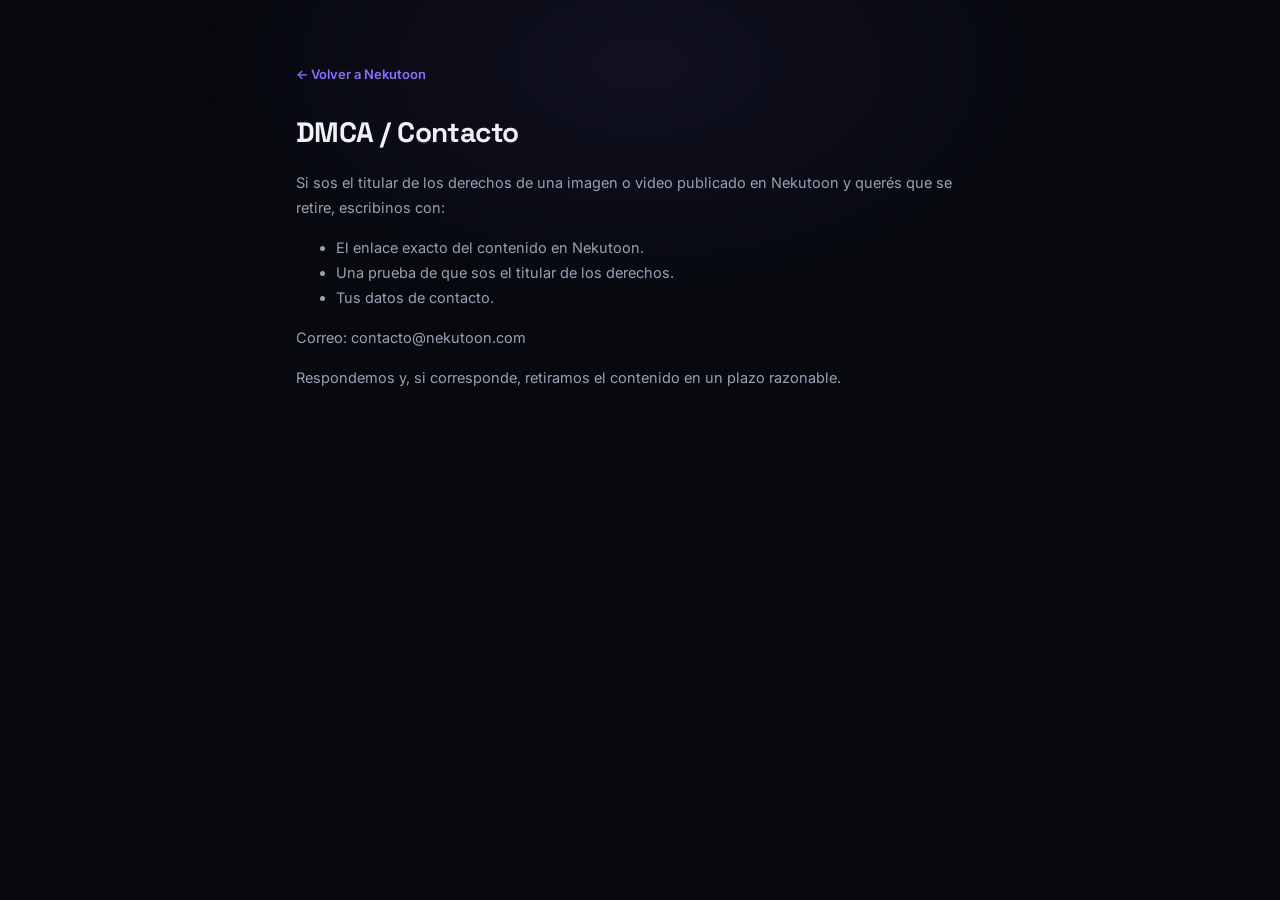
<file: dmca.html>
<!DOCTYPE html>
<html lang="es">
<head>
<meta charset="UTF-8">
<meta name="viewport" content="width=device-width, initial-scale=1.0">
<title>DMCA / Contacto — Nekutoon</title>
<link href="https://fonts.googleapis.com/css2?family=Space+Grotesk:wght@600;700&family=Inter:wght@400;500;600&display=swap" rel="stylesheet">
<link rel="stylesheet" href="style.css">
<style>
  .wp-legal{ max-width:760px; margin:0 auto; padding:60px var(--gutter) 80px; line-height:1.7; }
  .wp-legal h1{ font-size:28px; margin-bottom:6px; }
  .wp-legal h2{ font-size:18px; margin:30px 0 8px; }
  .wp-legal p, .wp-legal li{ color:var(--text-dim); font-size:14.5px; }
  .wp-legal a.back{ display:inline-block; margin-bottom:24px; color:var(--accent); font-weight:600; font-size:13px; }
</style>
</head>
<body class="bg-[var(--bg)] text-[var(--text)]">
<div class="wp-legal">
  <a class="back" href="index.html">← Volver a Nekutoon</a>
  <h1>DMCA / Contacto</h1>
  <p>Si sos el titular de los derechos de una imagen o video publicado en Nekutoon y querés que se retire, escribinos con:</p>
  <ul>
    <li>El enlace exacto del contenido en Nekutoon.</li>
    <li>Una prueba de que sos el titular de los derechos.</li>
    <li>Tus datos de contacto.</li>
  </ul>
  <p>Correo: <a href="mailto:contacto@nekutoon.com">contacto@nekutoon.com</a></p>
  <p>Respondemos y, si corresponde, retiramos el contenido en un plazo razonable.</p>
</div>
</body>
</html>
</file>
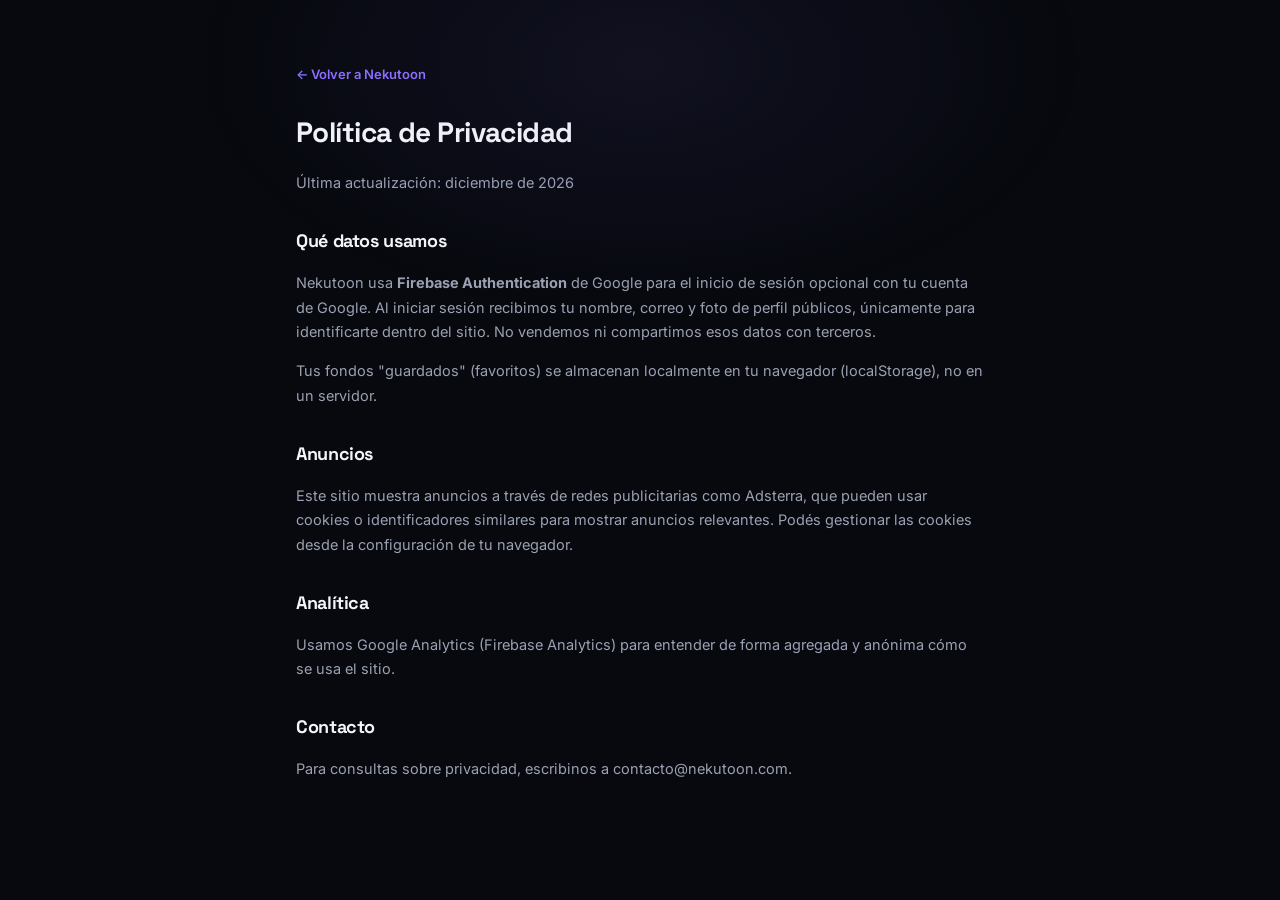
<file: privacy.html>
<!DOCTYPE html>
<html lang="es">
<head>
<meta charset="UTF-8">
<meta name="viewport" content="width=device-width, initial-scale=1.0">
<title>Privacidad — Nekutoon</title>
<link href="https://fonts.googleapis.com/css2?family=Space+Grotesk:wght@600;700&family=Inter:wght@400;500;600&display=swap" rel="stylesheet">
<link rel="stylesheet" href="style.css">
<style>
  .wp-legal{ max-width:760px; margin:0 auto; padding:60px var(--gutter) 80px; line-height:1.7; }
  .wp-legal h1{ font-size:28px; margin-bottom:6px; }
  .wp-legal h2{ font-size:18px; margin:30px 0 8px; }
  .wp-legal p, .wp-legal li{ color:var(--text-dim); font-size:14.5px; }
  .wp-legal a.back{ display:inline-block; margin-bottom:24px; color:var(--accent); font-weight:600; font-size:13px; }
</style>
</head>
<body class="bg-[var(--bg)] text-[var(--text)]">
<div class="wp-legal">
  <a class="back" href="index.html">← Volver a Nekutoon</a>
  <h1>Política de Privacidad</h1>
  <p>Última actualización: <span id="d"></span></p>

  <h2>Qué datos usamos</h2>
  <p>Nekutoon usa <strong>Firebase Authentication</strong> de Google para el inicio de sesión opcional con tu cuenta de Google. Al iniciar sesión recibimos tu nombre, correo y foto de perfil públicos, únicamente para identificarte dentro del sitio. No vendemos ni compartimos esos datos con terceros.</p>
  <p>Tus fondos "guardados" (favoritos) se almacenan localmente en tu navegador (localStorage), no en un servidor.</p>

  <h2>Anuncios</h2>
  <p>Este sitio muestra anuncios a través de redes publicitarias como Adsterra, que pueden usar cookies o identificadores similares para mostrar anuncios relevantes. Podés gestionar las cookies desde la configuración de tu navegador.</p>

  <h2>Analítica</h2>
  <p>Usamos Google Analytics (Firebase Analytics) para entender de forma agregada y anónima cómo se usa el sitio.</p>

  <h2>Contacto</h2>
  <p>Para consultas sobre privacidad, escribinos a <a href="mailto:contacto@nekutoon.com">contacto@nekutoon.com</a>.</p>
</div>
<script>document.getElementById("d").textContent = new Date().toLocaleDateString("es-ES", { year: "numeric", month: "long" });</script>
</body>
</html>
</file>
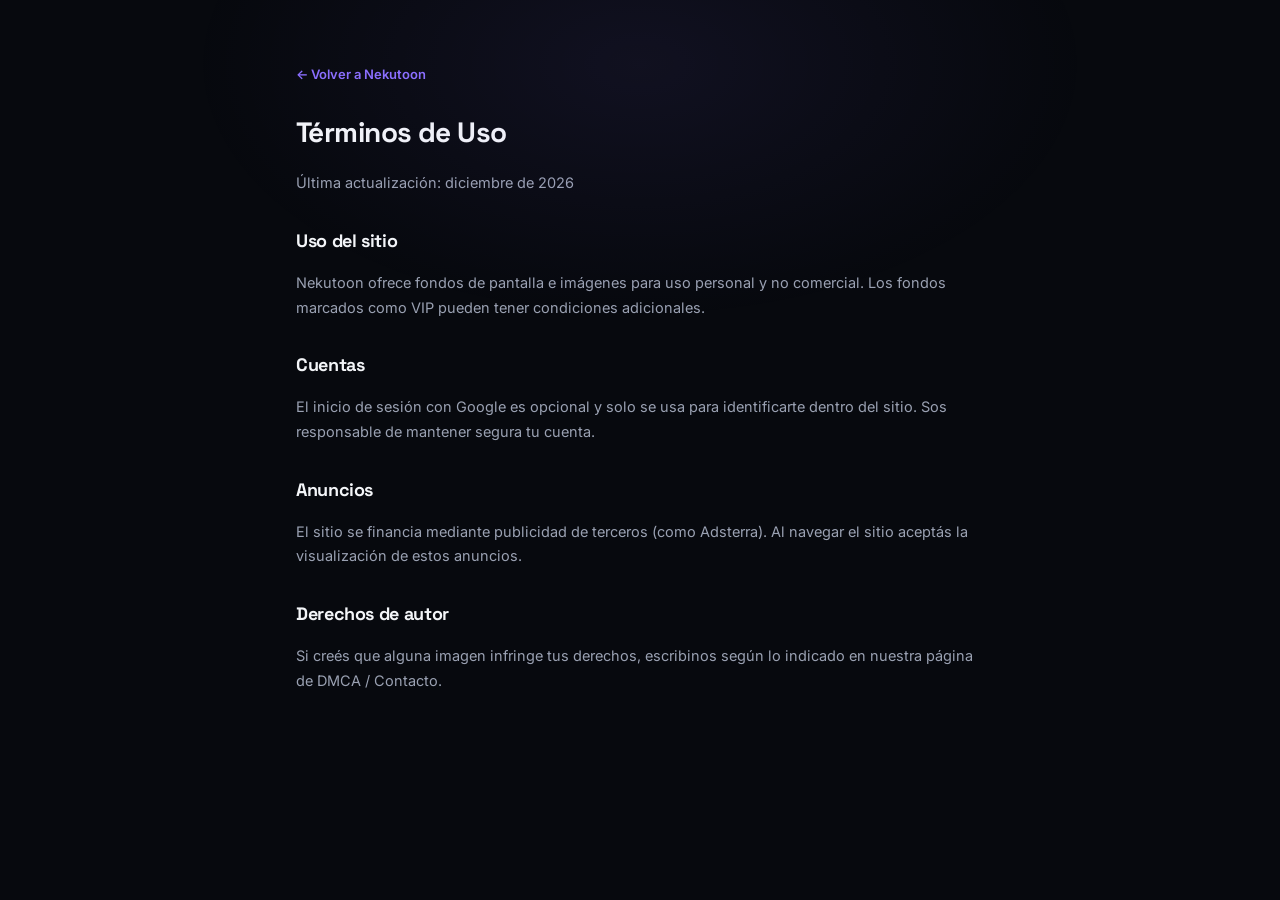
<file: terms.html>
<!DOCTYPE html>
<html lang="es">
<head>
<meta charset="UTF-8">
<meta name="viewport" content="width=device-width, initial-scale=1.0">
<title>Términos — Nekutoon</title>
<link href="https://fonts.googleapis.com/css2?family=Space+Grotesk:wght@600;700&family=Inter:wght@400;500;600&display=swap" rel="stylesheet">
<link rel="stylesheet" href="style.css">
<style>
  .wp-legal{ max-width:760px; margin:0 auto; padding:60px var(--gutter) 80px; line-height:1.7; }
  .wp-legal h1{ font-size:28px; margin-bottom:6px; }
  .wp-legal h2{ font-size:18px; margin:30px 0 8px; }
  .wp-legal p, .wp-legal li{ color:var(--text-dim); font-size:14.5px; }
  .wp-legal a.back{ display:inline-block; margin-bottom:24px; color:var(--accent); font-weight:600; font-size:13px; }
</style>
</head>
<body class="bg-[var(--bg)] text-[var(--text)]">
<div class="wp-legal">
  <a class="back" href="index.html">← Volver a Nekutoon</a>
  <h1>Términos de Uso</h1>
  <p>Última actualización: <span id="d"></span></p>

  <h2>Uso del sitio</h2>
  <p>Nekutoon ofrece fondos de pantalla e imágenes para uso personal y no comercial. Los fondos marcados como VIP pueden tener condiciones adicionales.</p>

  <h2>Cuentas</h2>
  <p>El inicio de sesión con Google es opcional y solo se usa para identificarte dentro del sitio. Sos responsable de mantener segura tu cuenta.</p>

  <h2>Anuncios</h2>
  <p>El sitio se financia mediante publicidad de terceros (como Adsterra). Al navegar el sitio aceptás la visualización de estos anuncios.</p>

  <h2>Derechos de autor</h2>
  <p>Si creés que alguna imagen infringe tus derechos, escribinos según lo indicado en nuestra página de <a href="dmca.html">DMCA / Contacto</a>.</p>
</div>
<script>document.getElementById("d").textContent = new Date().toLocaleDateString("es-ES", { year: "numeric", month: "long" });</script>
</body>
</html>
</file>
<file: style.css>
/* ==========================================================
   Nekutoon — Modern Ultra UI Theme
   Glassmorphism, Neon Glow & Refined Layout
   ========================================================== */

:root {
  --bg: #07090e;
  --bg-elev: #0f131c;
  --bg-elev-2: #161c28;
  --bg-card: rgba(18, 23, 34, 0.75);
  --border: rgba(255, 255, 255, 0.08);
  --border-focus: rgba(142, 110, 255, 0.5);
  --text: #f3f5f8;
  --text-dim: #9aa1b2;
  
  --accent: #8b6fff;
  --accent-hover: #7b5afc;
  --accent-soft: rgba(139, 111, 255, 0.14);
  --accent-glow: rgba(139, 111, 255, 0.35);
  
  --teal: #00f2c3;
  --teal-soft: rgba(0, 242, 195, 0.15);
  --vip: #f5b942;
  --vip-gradient: linear-gradient(135deg, #ffd066 0%, #f59e0b 100%);
  
  --radius-sm: 8px;
  --radius-md: 14px;
  --radius-lg: 20px;
  --radius-pill: 9999px;

  --font-display: "Space Grotesk", sans-serif;
  --font-body: "Inter", sans-serif;

  --container: min(1760px, 95vw);
  --gutter: clamp(16px, 3vw, 36px);
  --shadow-card: 0 10px 30px -10px rgba(0, 0, 0, 0.5), 0 1px 1px rgba(255, 255, 255, 0.05) inset;
  --shadow-lift: 0 16px 36px -10px rgba(139, 111, 255, 0.3);
  --base-font-size: 16px;
}

html { font-size: var(--base-font-size); }

[data-theme="light"] {
  --bg: #f8f9fc;
  --bg-elev: #ffffff;
  --bg-elev-2: #f1f3f9;
  --bg-card: rgba(255, 255, 255, 0.85);
  --border: rgba(0, 0, 0, 0.09);
  --border-focus: rgba(139, 111, 255, 0.6);
  --text: #0d1117;
  --text-dim: #647087;
  --accent-soft: rgba(139, 111, 255, 0.1);
  --shadow-card: 0 10px 25px -8px rgba(0, 0, 0, 0.07);
}

*, *::before, *::after { box-sizing: border-box; }

html {
  scroll-behavior: smooth;
  scrollbar-width: thin;
  scrollbar-color: var(--border) transparent;
}

html, body {
  overflow-x: hidden;
  max-width: 100%;
}

body {
  font-family: var(--font-body);
  background: var(--bg);
  color: var(--text);
  margin: 0;
  -webkit-font-smoothing: antialiased;
  position: relative;
  min-height: 100vh;
}

/* Background Ambient Glow */
body::before {
  content: "";
  position: fixed;
  top: -15vw;
  left: 50%;
  transform: translateX(-50%);
  width: 70vw;
  height: 40vw;
  background: radial-gradient(50% 50% at 50% 50%, rgba(139, 111, 255, 0.08) 0%, transparent 100%);
  pointer-events: none;
  z-index: 0;
}

::-webkit-scrollbar { width: 6px; height: 6px; }
::-webkit-scrollbar-track { background: transparent; }
::-webkit-scrollbar-thumb { background: var(--border); border-radius: 999px; }
::-webkit-scrollbar-thumb:hover { background: var(--text-dim); }

h1, h2, h3, h4 {
  font-family: var(--font-display);
  margin: 0;
  letter-spacing: -0.02em;
}

a { color: inherit; text-decoration: none; }
button { font-family: inherit; cursor: pointer; border: none; outline: none; background: none; }
::selection { background: var(--accent); color: #fff; }

/* ---------- HEADER ---------- */
.wp-header {
  position: sticky;
  top: 0;
  z-index: 50;
  background: color-mix(in srgb, var(--bg) 75%, transparent);
  backdrop-filter: blur(18px);
  -webkit-backdrop-filter: blur(18px);
  border-bottom: 1px solid var(--border);
  transition: border-color 0.2s ease;
}

.wp-header-inner {
  max-width: var(--container);
  margin: 0 auto;
  display: flex;
  align-items: center;
  gap: 20px;
  padding: 12px var(--gutter);
}

.wp-logo {
  display: flex;
  align-items: center;
  gap: 10px;
  font-family: var(--font-display);
  font-weight: 700;
  font-size: 1.25rem;
  letter-spacing: -0.03em;
  transition: transform 0.2s ease, opacity 0.2s ease;
}

.wp-logo:hover {
  opacity: 0.9;
  transform: translateY(-1px);
}

.wp-logo em {
  font-style: normal;
  background: linear-gradient(135deg, var(--accent) 0%, #a894ff 100%);
  -webkit-background-clip: text;
  -webkit-text-fill-color: transparent;
}

.wp-logo-mark {
  width: 34px;
  height: 34px;
  border-radius: 10px;
  background: linear-gradient(145deg, var(--accent), #5639d6);
  display: flex;
  align-items: center;
  justify-content: center;
  color: #fff;
  flex: none;
  box-shadow: 0 4px 14px var(--accent-glow), 0 0 0 1px rgba(255, 255, 255, 0.2) inset;
}

.wp-search {
  flex: 1;
  max-width: 580px;
  margin: 0 auto;
  display: flex;
  align-items: center;
  gap: 12px;
  background: var(--bg-elev);
  border: 1px solid var(--border);
  border-radius: var(--radius-pill);
  padding: 8px 18px;
  color: var(--text-dim);
  box-shadow: 0 2px 8px rgba(0, 0, 0, 0.2) inset;
  transition: all 0.25s cubic-bezier(0.16, 1, 0.3, 1);
}

.wp-search:focus-within {
  border-color: var(--accent);
  box-shadow: 0 0 0 3px var(--accent-soft), 0 4px 16px rgba(0, 0, 0, 0.3);
  color: var(--accent);
  background: var(--bg-elev-2);
}

.wp-search input {
  flex: 1;
  min-width: 0;
  background: none;
  border: none;
  outline: none;
  color: var(--text);
  font-size: 0.92rem;
}

.wp-search input::placeholder {
  color: var(--text-dim);
  opacity: 0.7;
}

.wp-header-actions {
  display: flex;
  align-items: center;
  gap: 10px;
}

.wp-icon-btn {
  width: 38px;
  height: 38px;
  border-radius: var(--radius-sm);
  display: flex;
  align-items: center;
  justify-content: center;
  background: var(--bg-elev);
  border: 1px solid var(--border);
  color: var(--text-dim);
  transition: all 0.2s ease;
}

.wp-icon-btn:hover {
  background: var(--bg-elev-2);
  border-color: var(--border-focus);
  color: var(--text);
  transform: translateY(-1px);
}

.wp-icon-btn:active {
  transform: translateY(0);
}

.wp-select {
  background: var(--bg-elev);
  border: 1px solid var(--border);
  color: var(--text);
  border-radius: var(--radius-sm);
  padding: 8px 12px;
  font-size: 0.88rem;
  font-weight: 500;
  cursor: pointer;
  outline: none;
  transition: border-color 0.2s ease;
}

.wp-select:focus {
  border-color: var(--accent);
}

.wp-auth-btn {
  display: flex;
  align-items: center;
  gap: 8px;
  background: var(--bg-elev);
  border: 1px solid var(--border);
  color: var(--text);
  border-radius: var(--radius-pill);
  padding: 8px 16px;
  font-size: 0.88rem;
  font-weight: 600;
  transition: all 0.2s ease;
  max-width: 170px;
}

.wp-auth-btn:hover {
  border-color: var(--accent);
  background: var(--bg-elev-2);
  transform: translateY(-1px);
  box-shadow: 0 4px 12px rgba(0, 0, 0, 0.2);
}

.wp-auth-btn.is-signed-in {
  background: var(--accent-soft);
  border-color: var(--accent);
  color: #fff;
}

.wp-auth-avatar {
  width: 22px;
  height: 22px;
  border-radius: 50%;
  flex: none;
}

.wp-nav-links {
  display: flex;
  align-items: center;
  gap: 4px;
  margin: 0 12px;
  flex-shrink: 0;
}

.wp-nav-link {
  font-size: 0.9rem;
  font-weight: 500;
  color: var(--text-dim);
  text-decoration: none;
  position: relative;
  padding: 7px 14px;
  border-radius: var(--radius-pill);
  display: inline-flex;
  align-items: center;
  gap: 5px;
  cursor: pointer;
  transition: all 0.18s ease;
  white-space: nowrap;
}

.wp-nav-link:hover {
  color: #fff;
  background: rgba(255,255,255,0.07);
}

.wp-nav-link.is-active {
  color: #fff;
  font-weight: 600;
  background: rgba(255,255,255,0.06);
}

.wp-nav-link.is-active::after {
  content: "";
  position: absolute;
  bottom: 0px;
  left: 14px;
  right: 14px;
  height: 2px;
  background: var(--accent);
  border-radius: 2px;
  box-shadow: 0 0 10px var(--accent-glow);
}

.wp-nav-dropdown-trigger {
  user-select: none;
}

.wp-btn-pill-subtle {
  display: inline-flex;
  align-items: center;
  justify-content: center;
  padding: 8px 20px;
  border-radius: var(--radius-pill);
  background: rgba(255, 255, 255, 0.06);
  border: 1px solid rgba(255,255,255,0.14);
  color: rgba(255,255,255,0.88);
  font-size: 0.88rem;
  font-weight: 600;
  cursor: pointer;
  transition: all 0.2s cubic-bezier(0.16, 1, 0.3, 1);
  white-space: nowrap;
}

.wp-btn-pill-subtle:hover {
  background: rgba(255, 255, 255, 0.13);
  border-color: rgba(255,255,255,0.26);
  color: #fff;
  transform: translateY(-1px);
}

@media (max-width: 1100px) {
  .wp-nav-links { gap: 0; }
  .wp-nav-link { padding: 7px 10px; font-size: 0.85rem; }
}

@media (max-width: 900px) {
  .wp-nav-links { display: none; }
  .wp-btn-pill-subtle { display: none; }
}

@media (max-width: 680px) {
  .wp-header-inner {
    flex-wrap: wrap;
    gap: 10px;
    padding: 10px var(--gutter);
  }
  .wp-logo { font-size: 1.15rem; }
  .wp-search {
    order: 3;
    flex: 1 1 100%;
    max-width: 100%;
    margin-top: 4px;
  }
  .wp-auth-btn span { display: none; }
  .wp-auth-btn { padding: 8px; max-width: none; }
}

/* ========== HERO: LAYOUT 2 COLUMNAS EXACTO DE LA FOTO ========== */
.wp-hero {
  position: relative;
  overflow: hidden;
  border-bottom: 1px solid var(--border);
  min-height: 520px;
  display: flex;
  align-items: stretch;
}

/* Fondo atmosférico con gradientes neón */
.wp-hero::before {
  content: "";
  position: absolute;
  inset: 0;
  background:
    radial-gradient(ellipse 55% 60% at 72% 42%, rgba(139, 111, 255, 0.2) 0%, transparent 68%),
    radial-gradient(ellipse 38% 50% at 18% 28%, rgba(0, 242, 195, 0.07) 0%, transparent 60%),
    radial-gradient(ellipse 70% 40% at 50% 100%, rgba(7, 9, 14, 0.95) 0%, transparent 100%);
  pointer-events: none;
  z-index: 0;
}

.wp-hero-ambient {
  position: absolute;
  inset: 0;
  pointer-events: none;
  background-image: radial-gradient(rgba(255, 255, 255, 0.035) 1px, transparent 1px);
  background-size: 28px 28px;
  opacity: 0.7;
  z-index: 0;
}

.wp-hero-inner {
  max-width: var(--container);
  width: 100%;
  margin: 0 auto;
  padding: 52px var(--gutter) 44px;
  display: grid;
  grid-template-columns: 1fr 480px;
  gap: 48px;
  align-items: center;
  position: relative;
  z-index: 2;
}

@media (max-width: 1100px) {
  .wp-hero-inner { grid-template-columns: 1fr 380px; gap: 32px; }
}

@media (max-width: 860px) {
  .wp-hero-inner {
    grid-template-columns: 1fr;
    padding: 36px var(--gutter);
    gap: 28px;
  }
  .wp-hero-showcase { max-width: 480px; }
}

/* === HERO COLUMNA IZQUIERDA === */
.wp-hero-content {
  display: flex;
  flex-direction: column;
  align-items: flex-start;
  gap: 0;
}

.wp-hero-breadcrumb {
  display: inline-flex;
  align-items: center;
  gap: 7px;
  font-size: 0.85rem;
  font-weight: 500;
  color: var(--text-dim);
  margin-bottom: 20px;
  letter-spacing: 0.01em;
}

.wp-breadcrumb-current {
  color: var(--accent);
  font-weight: 600;
}

.wp-hero-headline {
  font-family: var(--font-display);
  font-size: clamp(38px, 5vw, 68px);
  line-height: 1.06;
  font-weight: 800;
  letter-spacing: -0.04em;
  margin: 0 0 20px;
  max-width: 520px;
}

.wp-hero-headline span {
  display: inline;
  background: linear-gradient(175deg, #ffffff 20%, rgba(220,210,255,0.85) 100%);
  -webkit-background-clip: text;
  -webkit-text-fill-color: transparent;
  filter: drop-shadow(0 2px 20px rgba(139,111,255,0.3));
}

.wp-hero-desc {
  color: var(--text-dim);
  font-size: clamp(0.92rem, 1.2vw, 1.08rem);
  line-height: 1.65;
  max-width: 490px;
  margin: 0 0 32px;
}

.wp-hero-actions {
  display: flex;
  align-items: center;
  gap: 14px;
  flex-wrap: wrap;
}

.wp-hero-btn-primary {
  display: inline-flex;
  align-items: center;
  justify-content: center;
  gap: 8px;
  padding: 14px 32px;
  border-radius: var(--radius-pill);
  background: linear-gradient(135deg, #8b6fff 0%, #5b2ff8 100%);
  color: #fff;
  font-size: 0.95rem;
  font-weight: 700;
  letter-spacing: 0.01em;
  box-shadow: 0 8px 28px rgba(139,111,255,0.45), 0 2px 8px rgba(0,0,0,0.4);
  transition: all 0.25s cubic-bezier(0.16, 1, 0.3, 1);
  border: none;
  cursor: pointer;
  text-decoration: none;
  position: relative;
  overflow: hidden;
}

.wp-hero-btn-primary::after {
  content: "";
  position: absolute;
  inset: 0;
  background: linear-gradient(135deg, rgba(255,255,255,0.15) 0%, transparent 60%);
  border-radius: inherit;
}

.wp-hero-btn-primary:hover {
  transform: translateY(-3px);
  box-shadow: 0 14px 38px rgba(139,111,255,0.58), 0 4px 12px rgba(0,0,0,0.5);
  filter: brightness(1.1);
}

.wp-hero-btn-primary:active { transform: translateY(-1px); }

.wp-hero-btn-secondary {
  display: inline-flex;
  align-items: center;
  justify-content: center;
  gap: 8px;
  padding: 14px 28px;
  border-radius: var(--radius-pill);
  background: rgba(255, 255, 255, 0.08);
  border: 1px solid rgba(255, 255, 255, 0.22);
  color: rgba(255,255,255,0.92);
  font-size: 0.95rem;
  font-weight: 600;
  backdrop-filter: blur(14px);
  -webkit-backdrop-filter: blur(14px);
  transition: all 0.22s ease;
  cursor: pointer;
}

.wp-hero-btn-secondary:hover {
  background: rgba(255, 255, 255, 0.16);
  border-color: rgba(255, 255, 255, 0.4);
  color: #fff;
  transform: translateY(-2px);
  box-shadow: 0 8px 20px rgba(0,0,0,0.3);
}

.wp-hero-btn-secondary.is-active {
  background: rgba(255, 71, 114, 0.18);
  border-color: rgba(255, 71, 114, 0.5);
  color: #ff4772;
}

/* === HERO COLUMNA DERECHA: SHOWCASE CARD === */
.wp-hero-showcase {
  display: flex;
  flex-direction: column;
  gap: 16px;
  position: relative;
}

.wp-hero-card {
  position: relative;
  border-radius: 18px;
  overflow: hidden;
  border: 1px solid rgba(139,111,255,0.28);
  box-shadow:
    0 0 0 1px rgba(255,255,255,0.06) inset,
    0 30px 65px -15px rgba(0, 0, 0, 0.9),
    0 0 50px rgba(139, 111, 255, 0.25);
  background: #0a0d18;
  aspect-ratio: 16 / 10;
  cursor: pointer;
  transition: transform 0.35s cubic-bezier(0.16, 1, 0.3, 1), box-shadow 0.35s ease, border-color 0.35s ease;
}

.wp-hero-card:hover {
  transform: translateY(-5px) scale(1.015);
  border-color: rgba(139, 111, 255, 0.55);
  box-shadow:
    0 0 0 1px rgba(255,255,255,0.1) inset,
    0 35px 75px -15px rgba(0, 0, 0, 0.95),
    0 0 60px rgba(139, 111, 255, 0.42);
}

.wp-hero-media {
  width: 100%;
  height: 100%;
  position: relative;
}

.wp-hero-media img {
  width: 100%;
  height: 100%;
  object-fit: cover;
  transition: transform 0.6s cubic-bezier(0.16, 1, 0.3, 1), opacity 0.25s ease;
}

.wp-hero-card:hover .wp-hero-media img {
  transform: scale(1.06);
}

.wp-hero-media-grad {
  position: absolute;
  inset: 0;
  background: linear-gradient(
    180deg,
    rgba(7, 9, 14, 0.02) 0%,
    transparent 30%,
    transparent 55%,
    rgba(7, 9, 14, 0.75) 100%
  );
  pointer-events: none;
}

.wp-hero-play {
  position: absolute;
  top: 50%;
  left: 50%;
  transform: translate(-50%, -50%);
  width: 64px;
  height: 64px;
  border-radius: 50%;
  background: rgba(255, 255, 255, 0.18);
  backdrop-filter: blur(16px);
  -webkit-backdrop-filter: blur(16px);
  border: 1.5px solid rgba(255, 255, 255, 0.42);
  color: #fff;
  display: flex;
  align-items: center;
  justify-content: center;
  box-shadow: 0 8px 32px rgba(0, 0, 0, 0.6), 0 0 0 8px rgba(255,255,255,0.04);
  transition: all 0.28s cubic-bezier(0.16, 1, 0.3, 1);
  pointer-events: none;
}

.wp-hero-play svg { margin-left: 4px; }

.wp-hero-card:hover .wp-hero-play {
  transform: translate(-50%, -50%) scale(1.14);
  background: linear-gradient(135deg, var(--accent) 0%, #5b2ff8 100%);
  border-color: transparent;
  box-shadow: 0 12px 35px var(--accent-glow), 0 0 0 8px rgba(139,111,255,0.12);
}

.wp-hero-media-badge {
  position: absolute;
  bottom: 16px;
  left: 16px;
  background: rgba(7, 9, 14, 0.82);
  border: 1px solid rgba(0, 242, 195, 0.35);
  backdrop-filter: blur(12px);
  -webkit-backdrop-filter: blur(12px);
  padding: 5px 14px;
  border-radius: var(--radius-pill);
  font-size: 0.72rem;
  font-weight: 700;
  letter-spacing: 0.08em;
  color: var(--teal);
  display: flex;
  align-items: center;
  gap: 7px;
  z-index: 3;
  text-transform: uppercase;
}

.wp-pulse-dot {
  width: 7px;
  height: 7px;
  border-radius: 50%;
  background: var(--teal);
  box-shadow: 0 0 10px var(--teal), 0 0 20px var(--teal);
  animation: pulseDot 2s infinite ease-in-out;
  flex-shrink: 0;
}

@keyframes pulseDot {
  0%, 100% { opacity: 1; transform: scale(1); }
  50% { opacity: 0.4; transform: scale(0.8); }
}

.wp-hero-slider-bar {
  display: flex;
  align-items: center;
  justify-content: space-between;
  padding: 2px 4px;
}

.wp-hero-dots {
  display: flex;
  align-items: center;
  gap: 8px;
}

.wp-hero-dot {
  height: 4px;
  border-radius: 99px;
  background: rgba(255, 255, 255, 0.18);
  border: none;
  cursor: pointer;
  transition: all 0.35s cubic-bezier(0.16, 1, 0.3, 1);
  padding: 0;
  width: 22px;
}

.wp-hero-dot.is-active {
  width: 42px;
  background: linear-gradient(90deg, var(--accent), #a066ff);
  box-shadow: 0 0 14px var(--accent-glow);
}

.wp-hero-more-link {
  font-size: 0.86rem;
  font-weight: 600;
  color: var(--text-dim);
  display: inline-flex;
  align-items: center;
  gap: 4px;
  text-decoration: none;
  transition: color 0.2s ease, gap 0.2s ease;
}

.wp-hero-more-link:hover {
  color: var(--accent);
  gap: 7px;
}

/* ========== EXCLUSIVOS MÁS POPULARES ========== */
.wp-featured-section {
  max-width: var(--container);
  margin: 40px auto 0;
  padding: 0 var(--gutter) 10px;
}

.wp-featured-header {
  display: flex;
  align-items: center;
  justify-content: space-between;
  margin-bottom: 20px;
}

.wp-featured-header h2 {
  font-size: 1.28rem;
  font-weight: 700;
  letter-spacing: -0.025em;
  color: var(--text);
  display: flex;
  align-items: center;
  gap: 10px;
}

.wp-featured-header h2::before {
  content: "";
  width: 4px;
  height: 18px;
  border-radius: 2px;
  background: linear-gradient(180deg, var(--accent) 0%, #5b2ff8 100%);
  display: inline-block;
  box-shadow: 0 0 10px var(--accent-glow);
}

.wp-featured-nav {
  display: flex;
  gap: 8px;
}

.wp-nav-circle-btn {
  width: 36px;
  height: 36px;
  border-radius: 50%;
  background: var(--bg-elev);
  border: 1px solid var(--border);
  color: var(--text-dim);
  display: flex;
  align-items: center;
  justify-content: center;
  cursor: pointer;
  transition: all 0.2s ease;
}

.wp-nav-circle-btn:hover {
  background: var(--accent);
  border-color: var(--accent);
  color: #fff;
  transform: translateY(-2px);
  box-shadow: 0 4px 14px var(--accent-glow);
}

.wp-featured-track {
  display: flex;
  gap: 16px;
  overflow-x: auto;
  scroll-behavior: smooth;
  padding: 6px 2px 16px;
  scrollbar-width: none;
}

.wp-featured-track::-webkit-scrollbar { display: none; }

.wp-feat-card {
  flex: 0 0 175px;
  height: 230px;
  border-radius: var(--radius-md);
  overflow: hidden;
  position: relative;
  border: 1px solid var(--border);
  background: var(--bg-elev);
  cursor: pointer;
  transition: transform 0.28s cubic-bezier(0.16, 1, 0.3, 1), border-color 0.28s ease, box-shadow 0.28s ease;
}

.wp-feat-card:hover {
  transform: translateY(-7px) scale(1.03);
  border-color: rgba(139, 111, 255, 0.45);
  box-shadow: 0 18px 40px -8px rgba(0, 0, 0, 0.8), 0 0 25px rgba(139, 111, 255, 0.28);
}

.wp-feat-card img {
  width: 100%;
  height: 100%;
  object-fit: cover;
  transition: transform 0.5s ease;
}

.wp-feat-card:hover img { transform: scale(1.08); }

.wp-feat-info {
  position: absolute;
  inset: auto 0 0 0;
  padding: 24px 12px 10px;
  background: linear-gradient(180deg, transparent 0%, rgba(7, 9, 14, 0.96) 100%);
  display: flex;
  flex-direction: column;
  gap: 3px;
}

.wp-feat-title {
  color: #fff;
  font-size: 0.82rem;
  font-weight: 600;
  white-space: nowrap;
  overflow: hidden;
  text-overflow: ellipsis;
  text-shadow: 0 2px 8px rgba(0, 0, 0, 0.9);
}

.wp-feat-cat {
  color: var(--teal);
  font-size: 0.7rem;
  font-weight: 700;
  letter-spacing: 0.04em;
  text-transform: uppercase;
}

/* ========== HERO STATS BAR ========== */
.wp-hero-stats {
  display: flex;
  align-items: center;
  gap: 24px;
  margin-bottom: 26px;
  flex-wrap: wrap;
}

.wp-hero-stat {
  display: flex;
  align-items: center;
  gap: 7px;
  font-size: 0.83rem;
  color: var(--text-dim);
}

.wp-hero-stat-icon {
  display: flex;
  align-items: center;
  justify-content: center;
  width: 28px;
  height: 28px;
  border-radius: 8px;
  background: rgba(139, 111, 255, 0.12);
  border: 1px solid rgba(139, 111, 255, 0.2);
  color: var(--accent);
  flex-shrink: 0;
}

.wp-hero-stat strong {
  color: #fff;
  font-weight: 700;
  font-size: 0.9rem;
}

.wp-hero-stat-divider {
  width: 1px;
  height: 18px;
  background: rgba(255,255,255,0.08);
  flex-shrink: 0;
}

/* ========== HERO FADE-UP ENTRY ANIMATIONS ========== */
@keyframes fadeUp {
  from { opacity: 0; transform: translateY(22px); }
  to { opacity: 1; transform: translateY(0); }
}

@keyframes fadeIn {
  from { opacity: 0; }
  to { opacity: 1; }
}

@keyframes slideInRight {
  from { opacity: 0; transform: translateX(28px); }
  to { opacity: 1; transform: translateX(0); }
}

.wp-hero-breadcrumb { animation: fadeUp 0.5s cubic-bezier(0.16, 1, 0.3, 1) 0.05s both; }
.wp-hero-headline   { animation: fadeUp 0.6s cubic-bezier(0.16, 1, 0.3, 1) 0.12s both; }
.wp-hero-stats      { animation: fadeUp 0.6s cubic-bezier(0.16, 1, 0.3, 1) 0.18s both; }
.wp-hero-desc       { animation: fadeUp 0.6s cubic-bezier(0.16, 1, 0.3, 1) 0.22s both; }
.wp-hero-actions    { animation: fadeUp 0.6s cubic-bezier(0.16, 1, 0.3, 1) 0.28s both; }
.wp-hero-showcase   { animation: slideInRight 0.7s cubic-bezier(0.16, 1, 0.3, 1) 0.15s both; }

/* ---------- TAG RAIL ---------- */
.wp-tagrail {
  display: flex;
  gap: 10px;
  overflow-x: auto;
  padding: 16px var(--gutter);
  max-width: var(--container);
  margin: 0 auto;
  scrollbar-width: none;
}

.wp-tagrail::-webkit-scrollbar { display: none; }

.wp-tagpill {
  flex: none;
  display: flex;
  align-items: center;
  gap: 8px;
  padding: 8px 16px 8px 14px;
  border-radius: var(--radius-pill);
  border: 1px solid var(--border);
  background: var(--bg-elev);
  font-size: 0.86rem;
  font-weight: 500;
  color: var(--text-dim);
  white-space: nowrap;
  transition: all 0.2s cubic-bezier(0.16, 1, 0.3, 1);
}

.wp-tagpill svg { opacity: 0.75; transition: opacity 0.2s ease; margin-right: 2px; }

.wp-tagpill:hover {
  color: var(--text);
  border-color: var(--border-focus);
  background: var(--bg-elev-2);
  transform: translateY(-2px);
}

.wp-tagpill.is-active {
  border-color: var(--accent);
  color: #fff;
  background: var(--accent);
  box-shadow: 0 4px 18px var(--accent-glow);
}

.wp-tagpill.is-active svg { opacity: 1; }

/* ---------- LAYOUT ---------- */
.wp-layout {
  max-width: var(--container);
  margin: 0 auto;
  display: grid;
  grid-template-columns: 290px 1fr;
  gap: 32px;
  padding: 10px var(--gutter) 70px;
  position: relative;
  z-index: 1;
}

@media (max-width: 1023px) {
  .wp-layout { grid-template-columns: 1fr; }
  .wp-sidebar {
    position: fixed;
    inset: 0 auto 0 0;
    z-index: 70;
    width: min(320px, 86vw);
    transform: translateX(-100%);
    transition: transform 0.3s cubic-bezier(0.16, 1, 0.3, 1);
    background: var(--bg-elev-2);
    border-right: 1px solid var(--border);
    box-shadow: 10px 0 30px rgba(0, 0, 0, 0.6);
  }
  .wp-sidebar.is-open { transform: translateX(0); }
  .wp-sidebar-backdrop {
    position: fixed;
    inset: 0;
    z-index: 65;
    background: rgba(0, 0, 0, 0.65);
    backdrop-filter: blur(4px);
    opacity: 0;
    pointer-events: none;
    transition: opacity 0.25s ease;
  }
  .wp-sidebar-backdrop.is-open { opacity: 1; pointer-events: auto; }
}

@media (min-width: 1024px) { .wp-sidebar-backdrop { display: none; } }

.wp-sidebar-scroll {
  padding: 16px 8px 24px 0;
  position: sticky;
  top: 76px;
  max-height: calc(100vh - 96px);
  overflow-y: auto;
}

.wp-filter-group {
  margin-bottom: 20px;
  padding-bottom: 18px;
  border-bottom: 1px solid var(--border);
}

.wp-filter-group:last-child { border-bottom: none; margin-bottom: 0; }

.wp-filter-group h3 {
  font-size: 0.76rem;
  color: var(--text-dim);
  font-weight: 700;
  margin-bottom: 12px;
  letter-spacing: 0.08em;
  text-transform: uppercase;
}

/* UI Controls Polish */
.wp-chip-row { display: flex; flex-wrap: wrap; gap: 7px; }

.wp-chip {
  display: inline-flex;
  align-items: center;
  gap: 7px;
  padding: 7px 14px;
  border-radius: var(--radius-sm);
  background: rgba(255, 255, 255, 0.03);
  border: 1px solid rgba(255, 255, 255, 0.08);
  color: var(--text-dim);
  font-size: 0.85rem;
  font-weight: 500;
  transition: all 0.2s ease;
}

.wp-chip-svg {
  flex-shrink: 0;
  stroke: currentColor;
  opacity: 0.85;
  transition: transform 0.2s ease, opacity 0.2s ease;
}

.wp-chip:hover .wp-chip-svg {
  opacity: 1;
  transform: scale(1.1);
}

.wp-chip:hover {
  color: var(--text);
  border-color: var(--border-focus);
  background: var(--bg-elev-2);
}

.wp-chip.is-active {
  background: var(--accent-soft);
  border-color: var(--accent);
  color: var(--accent);
  font-weight: 600;
  box-shadow: 0 0 12px rgba(139, 111, 255, 0.2) inset;
  text-shadow: 0 0 8px rgba(139, 111, 255, 0.4);
}

.wp-chip.is-active .wp-chip-svg {
  opacity: 1;
  stroke: var(--accent);
  filter: drop-shadow(0 0 4px var(--accent-glow));
}

.wp-radio-list, .wp-check-list {
  display: flex;
  flex-direction: column;
  gap: 10px;
}

.wp-radio, .wp-check {
  display: flex;
  align-items: center;
  gap: 10px;
  font-size: 0.88rem;
  color: var(--text-dim);
  cursor: pointer;
  transition: color 0.15s ease;
}

.wp-radio:hover, .wp-check:hover { color: var(--text); }
.wp-check em { font-style: normal; opacity: 0.6; font-size: 0.78rem; margin-left: 4px; }

.wp-radio input[type="radio"], 
.wp-check input[type="checkbox"] {
  appearance: none;
  -webkit-appearance: none;
  width: 18px;
  height: 18px;
  border: 2px solid rgba(255, 255, 255, 0.15);
  background: var(--bg-elev-2);
  outline: none;
  cursor: pointer;
  position: relative;
  transition: all 0.2s cubic-bezier(0.16, 1, 0.3, 1);
  flex: none;
}

.wp-radio input[type="radio"] { border-radius: 50%; }
.wp-check input[type="checkbox"] { border-radius: 5px; }

.wp-radio input[type="radio"]:hover, 
.wp-check input[type="checkbox"]:hover {
  border-color: var(--border-focus);
}

.wp-radio input[type="radio"]:checked {
  border-color: var(--accent);
  background: var(--accent-soft);
}
.wp-radio input[type="radio"]:checked::after {
  content: "";
  position: absolute;
  top: 50%; left: 50%;
  transform: translate(-50%, -50%);
  width: 8px; height: 8px;
  border-radius: 50%;
  background: var(--accent);
  box-shadow: 0 0 6px var(--accent-glow);
}

.wp-check input[type="checkbox"]:checked {
  background: var(--accent);
  border-color: var(--accent);
  box-shadow: 0 2px 8px var(--accent-glow);
}
.wp-check input[type="checkbox"]:checked::after {
  content: "";
  position: absolute;
  left: 4.5px; top: 1.5px;
  width: 5px; height: 10px;
  border: solid #fff;
  border-width: 0 2px 2px 0;
  transform: rotate(45deg);
}

.wp-cat-list {
  list-style: none;
  margin: 0;
  padding: 0;
  display: flex;
  flex-direction: column;
  gap: 4px;
}

.wp-cat-list li {
  display: flex;
  align-items: center;
  justify-content: space-between;
  padding: 8px 12px;
  border-radius: var(--radius-sm);
  font-size: 0.9rem;
  color: var(--text-dim);
  cursor: pointer;
  transition: all 0.15s ease;
  border-left: 3px solid transparent;
}

.wp-cat-list li:hover {
  color: var(--text);
  background: var(--bg-elev-2);
}

.wp-cat-list li.is-active {
  background: linear-gradient(90deg, var(--accent-soft) 0%, transparent 100%);
  border-left: 3px solid var(--accent);
  border-radius: 0 var(--radius-sm) var(--radius-sm) 0;
  color: #fff;
}

.wp-cat-count {
  font-size: 0.75rem;
  background: rgba(255, 255, 255, 0.05);
  border: 1px solid rgba(255, 255, 255, 0.08);
  font-weight: 600;
  padding: 2px 7px;
  border-radius: var(--radius-pill);
}

.wp-cat-list li.is-active .wp-cat-count {
  background: var(--accent);
  color: #fff;
  border-color: var(--accent);
}

/* ---------- MAIN CONTENT & GRID ---------- */
.wp-main-head {
  display: flex;
  align-items: baseline;
  justify-content: space-between;
  padding: 16px 0 20px;
}

.wp-main-head h2 { font-size: 1.45rem; font-weight: 700; }
.wp-results-count { color: var(--text-dim); font-size: 0.88rem; }

.wp-grid {
  columns: 2 220px;
  column-gap: 18px;
}

@media (min-width: 640px) { .wp-grid { columns: 3 220px; } }
@media (min-width: 1280px) { .wp-grid { columns: 4 230px; } }
@media (min-width: 1680px) { .wp-grid { columns: 5 240px; } }

.wp-card {
  break-inside: avoid;
  margin-bottom: 18px;
  position: relative;
  border-radius: var(--radius-md);
  overflow: hidden;
  border: 1px solid var(--border);
  background: var(--bg-card);
  box-shadow: var(--shadow-card);
  transition: transform 0.28s cubic-bezier(0.16, 1, 0.3, 1), box-shadow 0.28s ease, border-color 0.28s ease;
  cursor: pointer;
}

.wp-card:hover {
  transform: translateY(-5px);
  border-color: rgba(255, 255, 255, 0.2);
  box-shadow: 0 16px 36px -12px rgba(0, 0, 0, 0.7), 0 0 20px rgba(139, 111, 255, 0.15);
}

.wp-card img {
  width: 100%;
  display: block;
  background: var(--bg-elev-2);
  transition: transform 0.4s cubic-bezier(0.16, 1, 0.3, 1);
}

.wp-card:hover img {
  transform: scale(1.04);
}

.wp-card-badges {
  position: absolute;
  top: 10px;
  left: 10px;
  right: 10px;
  display: flex;
  justify-content: space-between;
  gap: 8px;
  z-index: 2;
}

.wp-badge {
  font-size: 0.7rem;
  font-weight: 600;
  padding: 4px 9px;
  border-radius: var(--radius-pill);
  background: rgba(7, 9, 14, 0.7);
  color: #fff;
  backdrop-filter: blur(8px);
  -webkit-backdrop-filter: blur(8px);
  display: flex;
  align-items: center;
  gap: 5px;
  border: 1px solid rgba(255, 255, 255, 0.12);
  letter-spacing: 0.02em;
}

.wp-badge.wp-badge-res {
  color: var(--teal);
  background: rgba(0, 242, 195, 0.1);
  border-color: rgba(0, 242, 195, 0.3);
}

.wp-badge.wp-badge-video {
  color: #ff5c7c;
  background: rgba(255, 92, 124, 0.1);
  border-color: rgba(255, 92, 124, 0.3);
}

.wp-badge-vip {
  background: var(--vip-gradient);
  color: #1a1204;
  border-color: rgba(255, 255, 255, 0.4);
  box-shadow: 0 4px 12px rgba(245, 185, 66, 0.4);
  font-weight: 700;
}

.wp-card:has(.wp-badge-vip) {
  border-color: rgba(245, 185, 66, 0.3);
}

.wp-card-overlay {
  position: absolute;
  inset: 0;
  z-index: 2;
  background: linear-gradient(180deg, rgba(7, 9, 14, 0) 40%, rgba(7, 9, 14, 0.85) 100%);
  opacity: 0;
  transition: opacity 0.25s ease;
  display: flex;
  align-items: flex-end;
  justify-content: space-between;
  padding: 14px;
}

.wp-card:hover .wp-card-overlay { opacity: 1; }

.wp-card-title {
  color: #fff;
  font-size: 0.88rem;
  font-weight: 600;
  max-width: 68%;
  line-height: 1.3;
  text-shadow: 0 2px 4px rgba(0, 0, 0, 0.6);
}

.wp-card-actions {
  display: flex;
  gap: 8px;
}

.wp-mini-btn {
  width: 34px;
  height: 34px;
  border-radius: var(--radius-pill);
  background: rgba(255, 255, 255, 0.15);
  backdrop-filter: blur(10px);
  -webkit-backdrop-filter: blur(10px);
  display: flex;
  align-items: center;
  justify-content: center;
  color: #fff;
  border: 1px solid rgba(255, 255, 255, 0.2);
  transition: all 0.2s cubic-bezier(0.16, 1, 0.3, 1);
}

.wp-mini-btn:hover {
  background: var(--accent);
  border-color: var(--accent);
  transform: translateY(-2px) scale(1.05);
  box-shadow: 0 4px 12px var(--accent-glow);
}

.wp-mini-btn.is-liked {
  background: #ff4772;
  border-color: #ff4772;
  color: #fff;
}

.wp-empty {
  text-align: center;
  color: var(--text-dim);
  padding: 80px 20px;
  font-size: 1.05rem;
}

/* ---------- PAGINACIÓN PROFESIONAL (ANTERIOR / SIGUIENTE / NÚMEROS) ---------- */
.wp-pagination-container {
  display: flex;
  flex-direction: column;
  align-items: center;
  gap: 14px;
  padding: 40px 0 10px;
  grid-column: 1 / -1;
  width: 100%;
}

.wp-pagination-container.hidden {
  display: none;
}

.wp-pagination-info {
  font-size: 0.88rem;
  color: var(--text-dim);
  font-weight: 500;
  letter-spacing: 0.01em;
}

.wp-pagination {
  display: inline-flex;
  align-items: center;
  gap: 8px;
  padding: 6px 10px;
  background: var(--bg-elev);
  border: 1px solid var(--border);
  border-radius: var(--radius-pill);
  box-shadow: 0 10px 30px rgba(0, 0, 0, 0.4);
  flex-wrap: wrap;
  justify-content: center;
}

.wp-auth-btn {
  display: inline-flex;
  align-items: center;
  justify-content: center;
  gap: 8px;
  padding: 6px 16px;
  background: rgba(255, 255, 255, 0.05);
  border: 1px solid rgba(255, 255, 255, 0.1);
  border-radius: var(--radius-pill);
  color: var(--text);
  font-size: 0.88rem;
  font-weight: 600;
  cursor: pointer;
  transition: all 0.25s cubic-bezier(0.16, 1, 0.3, 1);
}

.wp-auth-btn:hover {
  background: rgba(255, 255, 255, 0.1);
  border-color: rgba(255, 255, 255, 0.2);
  transform: translateY(-1px);
}

.wp-auth-avatar {
  width: 24px;
  height: 24px;
  border-radius: 50%;
  object-fit: cover;
  background: #333;
}

.wp-avatar-option:hover {
  transform: scale(1.1);
  border-color: var(--accent) !important;
  box-shadow: 0 4px 15px var(--accent-glow);
}

.wp-page-btn {
  display: inline-flex;
  align-items: center;
  gap: 7px;
  padding: 9px 18px;
  border-radius: var(--radius-pill);
  background: rgba(255, 255, 255, 0.05);
  border: 1px solid rgba(255, 255, 255, 0.1);
  color: var(--text);
  font-size: 0.88rem;
  font-weight: 600;
  cursor: pointer;
  transition: all 0.2s cubic-bezier(0.16, 1, 0.3, 1);
  user-select: none;
}

.wp-page-btn:hover:not(:disabled) {
  background: var(--accent);
  border-color: var(--accent);
  color: #fff;
  transform: translateY(-1px);
  box-shadow: 0 4px 16px var(--accent-glow);
}

.wp-page-btn:disabled {
  opacity: 0.32;
  cursor: not-allowed;
  pointer-events: none;
}

.wp-page-numbers {
  display: inline-flex;
  align-items: center;
  gap: 6px;
}

.wp-page-num {
  min-width: 36px;
  height: 36px;
  padding: 0 8px;
  border-radius: var(--radius-pill);
  display: inline-flex;
  align-items: center;
  justify-content: center;
  font-size: 0.88rem;
  font-weight: 600;
  color: var(--text-dim);
  background: transparent;
  border: 1px solid transparent;
  cursor: pointer;
  transition: all 0.2s ease;
  user-select: none;
}

.wp-page-num:hover {
  color: #fff;
  background: rgba(255, 255, 255, 0.08);
  border-color: rgba(255, 255, 255, 0.14);
}

.wp-page-num.is-active {
  background: linear-gradient(135deg, var(--accent) 0%, #6848fc 100%);
  color: #fff;
  font-weight: 700;
  border-color: transparent;
  box-shadow: 0 4px 14px var(--accent-glow);
}

.wp-page-ellipsis {
  min-width: 24px;
  text-align: center;
  color: var(--text-dim);
  font-size: 0.92rem;
  user-select: none;
}

@media (max-width: 580px) {
  .wp-page-btn span { display: none; }
  .wp-page-btn { padding: 9px 12px; }
}

/* ---------- LIGHTBOX ---------- */
.wp-lightbox {
  position: fixed;
  inset: 0;
  z-index: 100;
  display: none;
}

.wp-lightbox.is-open {
  display: flex;
  align-items: center;
  justify-content: center;
}

.wp-lightbox-scrim {
  position: absolute;
  inset: 0;
  background: rgba(5, 7, 10, 0.85);
  backdrop-filter: blur(10px);
  -webkit-backdrop-filter: blur(10px);
}

.wp-lightbox-panel {
  position: relative;
  z-index: 2;
  width: min(1200px, 94vw);
  height: min(88vh, 850px);
  background: var(--bg-elev);
  border: 1px solid var(--border);
  border-radius: var(--radius-lg);
  display: grid;
  grid-template-columns: 1.35fr 1fr;
  overflow: hidden;
  box-shadow: 0 35px 80px -20px rgba(0, 0, 0, 0.8), 0 0 0 1px rgba(255, 255, 255, 0.08) inset;
  animation: wpModalIn 0.25s cubic-bezier(0.16, 1, 0.3, 1);
}

@keyframes wpModalIn {
  from { opacity: 0; transform: scale(0.97) translateY(10px); }
  to { opacity: 1; transform: scale(1) translateY(0); }
}

@media (max-width: 860px) {
  .wp-lightbox-panel {
    grid-template-columns: 1fr;
    height: auto;
    max-height: 90vh;
    overflow-y: auto;
    margin: 20px;
  }
}

.wp-lightbox-media {
  background: #030406;
  display: flex;
  align-items: center;
  justify-content: center;
  overflow: hidden;
  position: relative;
}

.wp-lightbox-media img, .wp-lightbox-media video {
  width: 100%;
  height: 100%;
  object-fit: contain;
}

.wp-lightbox-close {
  position: absolute;
  top: 16px;
  right: 16px;
  z-index: 10;
  width: 36px;
  height: 36px;
  border-radius: 50%;
  background: rgba(0, 0, 0, 0.5);
  border: 1px solid rgba(255, 255, 255, 0.15);
  color: #fff;
}

.wp-lightbox-close:hover {
  background: rgba(255, 255, 255, 0.2);
}

.wp-lightbox-info {
  padding: 32px 28px;
  display: flex;
  flex-direction: column;
  justify-content: space-between;
  gap: 24px;
  overflow-y: auto;
  background: var(--bg-elev);
}

.wp-lightbox-info h3 {
  font-size: 1.5rem;
  font-weight: 700;
  margin-bottom: 8px;
  line-height: 1.25;
}

.wp-lightbox-meta {
  color: var(--text-dim);
  font-size: 0.9rem;
}

.wp-lightbox-actions {
  display: flex;
  gap: 12px;
}

.wp-btn-solid, .wp-btn-ghost {
  flex: 1;
  text-align: center;
  padding: 13px 20px;
  border-radius: var(--radius-pill);
  font-size: 0.95rem;
  font-weight: 600;
  display: flex;
  align-items: center;
  justify-content: center;
  gap: 8px;
  transition: all 0.2s cubic-bezier(0.16, 1, 0.3, 1);
}

.wp-btn-solid {
  background: var(--accent);
  color: #fff;
  box-shadow: 0 4px 18px var(--accent-glow);
  border: none;
}

.wp-btn-solid:hover {
  background: var(--accent-hover);
  transform: translateY(-2px);
  box-shadow: 0 8px 25px var(--accent-glow);
}

.wp-btn-ghost {
  background: var(--bg-elev-2);
  border: 1px solid var(--border);
  color: var(--text);
}

.wp-btn-ghost:hover {
  border-color: var(--border-focus);
  transform: translateY(-2px);
}

.wp-btn-ghost.is-liked {
  border-color: #ff4772;
  color: #ff4772;
  background: rgba(255, 71, 114, 0.1);
}

.wp-related h4 {
  font-size: 0.78rem;
  color: var(--text-dim);
  font-weight: 700;
  text-transform: uppercase;
  letter-spacing: 0.05em;
  margin-bottom: 12px;
}

.wp-related-row {
  display: flex;
  gap: 10px;
  overflow-x: auto;
  padding-bottom: 6px;
}

.wp-related-row img {
  width: 76px;
  height: 100px;
  object-fit: cover;
  border-radius: var(--radius-sm);
  flex: none;
  border: 1px solid var(--border);
  cursor: pointer;
  transition: transform 0.2s ease, border-color 0.2s ease;
}

.wp-related-row img:hover {
  transform: scale(1.05);
  border-color: var(--accent);
}

/* ---------- TOASTS ---------- */
.wp-toast-host {
  position: fixed;
  left: 50%;
  bottom: 24px;
  transform: translateX(-50%);
  z-index: 200;
  display: flex;
  flex-direction: column;
  gap: 10px;
  align-items: center;
  width: min(440px, calc(100vw - 32px));
}

.wp-toast {
  background: var(--bg-elev);
  border: 1px solid var(--border-focus);
  color: var(--text);
  border-radius: var(--radius-md);
  padding: 14px 18px;
  font-size: 0.9rem;
  line-height: 1.45;
  box-shadow: 0 20px 40px -10px rgba(0, 0, 0, 0.7);
  display: flex;
  gap: 12px;
  align-items: flex-start;
  animation: wpToastIn 0.22s cubic-bezier(0.16, 1, 0.3, 1);
}

@keyframes wpToastIn {
  from { opacity: 0; transform: translateY(12px) scale(0.98); }
  to { opacity: 1; transform: translateY(0) scale(1); }
}

.wp-toast a { color: var(--accent); font-weight: 600; }

/* ---------- FOOTER REDESIGN ---------- */
.wp-footer {
  border-top: 1px solid var(--border);
  margin-top: 60px;
  background: var(--bg-elev);
}

.wp-footer-inner {
  max-width: var(--container);
  margin: 0 auto;
  padding: 52px var(--gutter) 40px;
  display: flex;
  flex-wrap: wrap;
  gap: 40px 60px;
}

.wp-footer-brand {
  display: flex;
  flex-direction: column;
  gap: 12px;
  flex: 0 0 200px;
}

.wp-footer-tagline {
  font-size: 0.85rem;
  color: var(--text-dim);
  line-height: 1.6;
  max-width: 200px;
  margin: 0;
}

.wp-footer-links-grid {
  display: flex;
  gap: 50px;
  flex-wrap: wrap;
  flex: 1;
}

.wp-footer-col {
  display: flex;
  flex-direction: column;
  gap: 10px;
  min-width: 130px;
}

.wp-footer-col h4 {
  font-size: 0.8rem;
  font-weight: 700;
  color: var(--text);
  letter-spacing: 0.08em;
  text-transform: uppercase;
  margin: 0 0 4px;
}

.wp-footer-col a {
  font-size: 0.88rem;
  color: var(--text-dim);
  text-decoration: none;
  transition: color 0.18s ease;
}

.wp-footer-col a:hover { color: var(--accent); }

.wp-footer-bottom {
  max-width: var(--container);
  margin: 0 auto;
  padding: 18px var(--gutter);
  border-top: 1px solid var(--border);
  font-size: 0.82rem;
  color: var(--text-dim);
}

@media (max-width: 600px) {
  .wp-footer-inner { padding: 32px var(--gutter) 24px; gap: 28px; }
  .wp-footer-links-grid { gap: 24px; }
  .wp-footer-brand { flex: 1 1 100%; }
}

/* ---------- NEWS BANNER ---------- */
.wp-modal {
  position: fixed;
  inset: 0;
  z-index: 100;
  display: flex;
  align-items: center;
  justify-content: center;
  background: rgba(0, 0, 0, 0.7);
  backdrop-filter: blur(8px);
  padding: 20px;
}
.wp-modal.hidden {
  display: none !important;
}
.wp-modal-content {
  background: var(--bg-elev-2);
  border: 1px solid var(--border);
  border-radius: var(--radius-lg);
  padding: 30px;
  width: 100%;
  max-width: 500px;
  position: relative;
  box-shadow: 0 20px 50px rgba(0, 0, 0, 0.5), 0 0 0 1px rgba(255, 255, 255, 0.05) inset;
  animation: modalIn 0.3s cubic-bezier(0.16, 1, 0.3, 1);
}
.wp-modal-close {
  position: absolute;
  top: 15px;
  right: 15px;
  background: none;
  border: none;
  color: var(--text-dim);
  cursor: pointer;
  padding: 5px;
  border-radius: 50%;
  transition: all 0.2s;
}
.wp-modal-close:hover {
  background: rgba(255, 255, 255, 0.1);
  color: #fff;
}
@keyframes modalIn {
  from { opacity: 0; transform: translateY(20px) scale(0.95); }
  to { opacity: 1; transform: translateY(0) scale(1); }
}

.wp-news-banner {
  display: flex;
  align-items: center;
  justify-content: space-between;
  gap: 14px;
  padding: 11px var(--gutter);
  background: var(--bg-elev);
  background-image: linear-gradient(90deg, rgba(139,111,255,0.12) 0%, rgba(0,242,195,0.06) 100%);
  backdrop-filter: blur(12px);
  border-bottom: 1px solid rgba(139,111,255,0.2);
  position: relative;
  z-index: 40;
}

.wp-news-banner.is-hidden { display: none; }

.wp-news-banner-inner {
  display: flex;
  align-items: center;
  gap: 14px;
  flex: 1;
  min-width: 0;
}

.wp-news-tag {
  display: inline-flex;
  align-items: center;
  gap: 5px;
  padding: 3px 10px;
  border-radius: var(--radius-pill);
  background: var(--accent);
  color: #fff;
  font-size: 0.72rem;
  font-weight: 700;
  letter-spacing: 0.06em;
  text-transform: uppercase;
  white-space: nowrap;
  flex-shrink: 0;
}

.wp-news-text {
  font-size: 0.88rem;
  color: var(--text-dim);
  white-space: nowrap;
  overflow: hidden;
  text-overflow: ellipsis;
  margin: 0;
}

.wp-news-cta {
  font-size: 0.85rem;
  font-weight: 600;
  color: var(--accent);
  white-space: nowrap;
  text-decoration: none;
  transition: opacity 0.18s ease;
  flex-shrink: 0;
}

.wp-news-cta:hover { opacity: 0.8; }

.wp-news-close {
  display: flex;
  align-items: center;
  justify-content: center;
  width: 26px;
  height: 26px;
  border-radius: 50%;
  background: rgba(255,255,255,0.06);
  color: var(--text-dim);
  border: none;
  cursor: pointer;
  flex-shrink: 0;
  transition: all 0.18s ease;
}

.wp-news-close:hover { background: rgba(255,255,255,0.12); color: #fff; }

@media (max-width: 680px) {
  .wp-news-text { display: none; }
}

/* ---------- HERO UPLOAD BUTTON ---------- */
.wp-hero-btn-upload {
  display: inline-flex;
  align-items: center;
  justify-content: center;
  gap: 7px;
  padding: 13px 22px;
  border-radius: var(--radius-pill);
  background: rgba(0, 242, 195, 0.1);
  border: 1px solid rgba(0, 242, 195, 0.3);
  color: var(--teal);
  font-size: 0.9rem;
  font-weight: 600;
  text-decoration: none;
  transition: all 0.22s ease;
  cursor: pointer;
}

.wp-hero-btn-upload:hover {
  background: rgba(0, 242, 195, 0.18);
  border-color: rgba(0, 242, 195, 0.55);
  transform: translateY(-2px);
  box-shadow: 0 6px 18px rgba(0,242,195,0.2);
}

/* ---------- CATEGORY SHOWCASE (INDEX) ---------- */
.wp-cat-showcase {
  padding: 50px 0;
  border-bottom: 1px solid var(--border);
  background: linear-gradient(180deg, rgba(139,111,255,0.03) 0%, transparent 100%);
}

.wp-cat-showcase-inner {
  max-width: var(--container);
  margin: 0 auto;
  padding: 0 var(--gutter);
}

.wp-cat-showcase-header {
  display: flex;
  align-items: flex-end;
  justify-content: space-between;
  margin-bottom: 28px;
  gap: 16px;
}

.wp-cat-showcase-header h2 {
  font-size: 1.5rem;
  font-weight: 800;
  letter-spacing: -0.03em;
  color: var(--text);
  margin: 0 0 5px;
}

.wp-cat-showcase-header p {
  font-size: 0.9rem;
  color: var(--text-dim);
  margin: 0;
}

.wp-cat-view-all {
  display: inline-flex;
  align-items: center;
  gap: 6px;
  font-size: 0.88rem;
  font-weight: 600;
  color: var(--accent);
  text-decoration: none;
  white-space: nowrap;
  transition: gap 0.2s ease;
}

.wp-cat-view-all:hover { gap: 9px; }

.wp-cat-grid-home {
  display: grid;
  grid-template-columns: repeat(6, 1fr);
  gap: 14px;
}

@media (max-width: 1100px) { .wp-cat-grid-home { grid-template-columns: repeat(3, 1fr); } }
@media (max-width: 680px) { .wp-cat-grid-home { grid-template-columns: repeat(2, 1fr); } }

.wp-cat-tile {
  position: relative;
  border-radius: 14px;
  overflow: hidden;
  aspect-ratio: 3 / 4;
  cursor: pointer;
  border: 1px solid var(--border);
  background: var(--bg-elev);
  text-decoration: none;
  display: block;
  transition: transform 0.28s cubic-bezier(0.16,1,0.3,1), border-color 0.28s ease, box-shadow 0.28s ease;
}

.wp-cat-tile:hover {
  transform: translateY(-5px) scale(1.02);
  border-color: rgba(139,111,255,0.4);
  box-shadow: 0 16px 36px -8px rgba(0,0,0,0.7), 0 0 22px rgba(139,111,255,0.2);
}

.wp-cat-tile-bg {
  position: absolute;
  inset: 0;
  background-size: cover;
  background-position: center;
  transition: transform 0.45s cubic-bezier(0.16,1,0.3,1);
}

.wp-cat-tile:hover .wp-cat-tile-bg { transform: scale(1.07); }

.wp-cat-tile-overlay {
  position: absolute;
  inset: 0;
  background: linear-gradient(180deg, rgba(7,9,14,0.1) 0%, rgba(7,9,14,0.85) 100%);
}

.wp-cat-tile-info {
  position: absolute;
  inset: auto 0 0 0;
  padding: 16px 14px 14px;
  display: flex;
  flex-direction: column;
  gap: 2px;
}

.wp-cat-tile-icon {
  font-size: 1.3rem;
  margin-bottom: 4px;
  line-height: 1;
}

.wp-cat-tile-name {
  font-size: 0.95rem;
  font-weight: 700;
  color: #fff;
  text-shadow: 0 2px 8px rgba(0,0,0,0.9);
  letter-spacing: -0.01em;
}

.wp-cat-tile-count {
  font-size: 0.72rem;
  color: rgba(255,255,255,0.55);
  font-weight: 500;
}

.wp-cat-tile-all {
  border: 1px dashed rgba(139,111,255,0.35);
  background: rgba(139,111,255,0.04);
  color: var(--accent);
  display: flex;
  align-items: center;
  justify-content: center;
}

.wp-cat-tile-all:hover {
  background: rgba(139,111,255,0.1);
  border-color: rgba(139,111,255,0.6);
}

/* ---------- LIGHTBOX RATING STARS ---------- */
.wp-lb-header {
  display: flex;
  align-items: flex-start;
  justify-content: space-between;
  gap: 16px;
  margin-bottom: 4px;
}

.wp-lb-rating {
  display: flex;
  flex-direction: column;
  align-items: flex-end;
  gap: 4px;
  flex-shrink: 0;
}

.wp-stars {
  display: flex;
  gap: 2px;
}

.wp-star {
  font-size: 1.35rem;
  color: rgba(255,255,255,0.2);
  cursor: pointer;
  transition: color 0.15s ease, transform 0.15s ease;
  background: none;
  border: none;
  padding: 0 2px;
  line-height: 1;
}

.wp-star.is-active,
.wp-star.is-hover { color: #f5b942; }

.wp-star:hover { transform: scale(1.2); }

.wp-rating-avg {
  font-size: 0.78rem;
  color: var(--text-dim);
  font-weight: 600;
}

.wp-rating-avg.has-rating { color: #f5b942; }

/* ---------- LIGHTBOX COMMENTS ---------- */
.wp-lb-comments {
  margin-top: 18px;
  padding-top: 18px;
  border-top: 1px solid var(--border);
}

.wp-lb-comments-title {
  display: flex;
  align-items: center;
  gap: 8px;
  font-size: 0.88rem;
  font-weight: 700;
  color: var(--text);
  margin: 0 0 14px;
}

.wp-comments-count {
  background: var(--bg-elev-2);
  border-radius: 99px;
  padding: 1px 8px;
  font-size: 0.72rem;
  color: var(--text-dim);
  font-weight: 600;
}

.wp-comments-list {
  max-height: 200px;
  overflow-y: auto;
  display: flex;
  flex-direction: column;
  gap: 12px;
  margin-bottom: 14px;
  scrollbar-width: thin;
  scrollbar-color: var(--border) transparent;
}

.wp-comments-loading {
  display: flex;
  justify-content: center;
  padding: 20px 0;
}

.wp-spin {
  width: 20px;
  height: 20px;
  border: 2px solid var(--border);
  border-top-color: var(--accent);
  border-radius: 50%;
  animation: spin 0.8s linear infinite;
}

@keyframes spin { to { transform: rotate(360deg); } }

.wp-comment-item {
  display: flex;
  gap: 10px;
  align-items: flex-start;
}

.wp-comment-item-avatar {
  width: 28px;
  height: 28px;
  border-radius: 50%;
  object-fit: cover;
  flex-shrink: 0;
  background: var(--bg-elev-2);
}

.wp-comment-item-body {
  flex: 1;
  min-width: 0;
}

.wp-comment-item-name {
  font-size: 0.78rem;
  font-weight: 600;
  color: var(--text);
  margin-bottom: 2px;
}

.wp-comment-item-text {
  font-size: 0.84rem;
  color: var(--text-dim);
  line-height: 1.5;
  word-break: break-word;
}

.wp-comment-item-date {
  font-size: 0.7rem;
  color: rgba(255,255,255,0.25);
  margin-top: 3px;
}

.wp-comments-empty {
  text-align: center;
  padding: 16px;
  font-size: 0.84rem;
  color: var(--text-dim);
}

/* Comment form */
.wp-comment-form {
  border-top: 1px solid var(--border);
  padding-top: 12px;
}

.wp-comment-auth-prompt {
  display: flex;
  align-items: center;
  gap: 9px;
  padding: 10px 14px;
  border-radius: var(--radius-md);
  background: var(--bg-elev);
  border: 1px solid var(--border);
  font-size: 0.84rem;
  color: var(--text-dim);
  cursor: pointer;
  transition: all 0.2s ease;
}

.wp-comment-auth-prompt:hover {
  border-color: var(--accent);
  color: var(--text);
}

.wp-comment-input-row {
  display: flex;
  gap: 10px;
  align-items: flex-start;
}

.wp-comment-avatar {
  border-radius: 50%;
  object-fit: cover;
  flex-shrink: 0;
  background: var(--bg-elev-2);
}

.wp-comment-input-wrap {
  flex: 1;
  min-width: 0;
}

.wp-comment-textarea {
  width: 100%;
  background: var(--bg-elev);
  border: 1px solid var(--border);
  border-radius: var(--radius-md);
  color: var(--text);
  font-family: var(--font-body);
  font-size: 0.88rem;
  padding: 10px 14px;
  resize: none;
  outline: none;
  transition: border-color 0.2s ease;
  line-height: 1.5;
}

.wp-comment-textarea:focus {
  border-color: var(--accent);
  box-shadow: 0 0 0 3px var(--accent-soft);
}

.wp-comment-input-footer {
  display: flex;
  align-items: center;
  justify-content: space-between;
  margin-top: 6px;
}

.wp-comment-chars {
  font-size: 0.72rem;
  color: var(--text-dim);
}

.wp-comment-submit {
  display: inline-flex;
  align-items: center;
  gap: 6px;
  padding: 7px 16px;
  border-radius: var(--radius-pill);
  background: var(--accent);
  color: #fff;
  font-size: 0.82rem;
  font-weight: 600;
  border: none;
  cursor: pointer;
  transition: all 0.2s ease;
}

.wp-comment-submit:hover {
  filter: brightness(1.12);
  transform: translateY(-1px);
}

.wp-comment-submit:disabled {
  opacity: 0.5;
  cursor: not-allowed;
  transform: none;
}

/* ==========================================================================
   TARJETA DE CREADOR Y BOTÓN DE SEGUIR EN LIGHTBOX
   ========================================================================== */

.wp-creator-card {
  display: flex;
  align-items: center;
  justify-content: space-between;
  gap: 12px;
  padding: 14px 16px;
  background: var(--bg-elev-2);
  border: 1px solid var(--border);
  border-radius: var(--radius-md);
  margin-bottom: 20px;
}

.wp-creator-info {
  display: flex;
  align-items: center;
  gap: 12px;
  min-width: 0;
}

.wp-creator-avatar {
  width: 42px;
  height: 42px;
  border-radius: 50%;
  object-fit: cover;
  flex-shrink: 0;
  border: 2px solid var(--accent);
  background: var(--bg-elev);
}

.wp-creator-meta {
  min-width: 0;
}

.wp-creator-name-row {
  display: flex;
  align-items: center;
  gap: 6px;
}

.wp-creator-name {
  font-weight: 700;
  font-size: 0.92rem;
  color: #fff;
  white-space: nowrap;
  overflow: hidden;
  text-overflow: ellipsis;
}

.wp-creator-badge {
  display: inline-flex;
  align-items: center;
  justify-content: center;
  width: 15px;
  height: 15px;
  border-radius: 50%;
  background: var(--accent);
  color: #fff;
  flex-shrink: 0;
}

.wp-creator-stats {
  font-size: 0.76rem;
  color: var(--text-dim);
  display: flex;
  align-items: center;
  gap: 5px;
  margin-top: 2px;
}

.wp-creator-dot {
  opacity: 0.4;
}

.wp-follow-btn {
  display: inline-flex;
  align-items: center;
  gap: 6px;
  padding: 8px 16px;
  border-radius: var(--radius-pill);
  font-size: 0.82rem;
  font-weight: 700;
  cursor: pointer;
  border: 1px solid var(--accent);
  background: rgba(139, 111, 255, 0.12);
  color: var(--accent);
  transition: all 0.2s cubic-bezier(0.16, 1, 0.3, 1);
  white-space: nowrap;
  flex-shrink: 0;
}

.wp-follow-btn:hover {
  background: var(--accent);
  color: #fff;
  box-shadow: 0 4px 16px var(--accent-glow);
  transform: translateY(-1px);
}

.wp-follow-btn.is-following {
  background: rgba(0, 242, 195, 0.12);
  border-color: var(--teal);
  color: var(--teal);
}

.wp-follow-btn.is-following:hover {
  background: rgba(255, 71, 114, 0.15);
  border-color: #ff4772;
  color: #ff4772;
}

.wp-follow-btn.is-following:hover .wp-follow-text::before {
  content: 'Dejar de ';
}

/* ==========================================================================
   SECCIÓN: TOP CREADORES DEL MES
   ========================================================================== */

.wp-creators-section {
  width: 100%;
  padding: 40px var(--gutter) 20px;
  max-width: var(--container);
  margin: 0 auto;
}

.wp-creators-inner {
  background: linear-gradient(180deg, rgba(139, 111, 255, 0.04) 0%, rgba(7, 9, 14, 0) 100%);
  border: 1px solid rgba(139, 111, 255, 0.15);
  border-radius: 24px;
  padding: 32px 28px;
}

@media (max-width: 640px) {
  .wp-creators-inner {
    padding: 24px 16px;
  }
}

.wp-creators-header {
  display: flex;
  align-items: center;
  justify-content: space-between;
  flex-wrap: wrap;
  gap: 16px;
  margin-bottom: 24px;
}

.wp-creators-badge {
  display: inline-flex;
  align-items: center;
  gap: 6px;
  font-size: 0.74rem;
  font-weight: 700;
  text-transform: uppercase;
  letter-spacing: 0.08em;
  color: var(--teal);
  background: rgba(0, 242, 195, 0.1);
  border: 1px solid rgba(0, 242, 195, 0.25);
  padding: 3px 10px;
  border-radius: var(--radius-pill);
  margin-bottom: 8px;
}

.wp-creators-title-wrap h2 {
  font-family: var(--font-display);
  font-size: clamp(1.4rem, 2.2vw, 1.9rem);
  font-weight: 800;
  letter-spacing: -0.03em;
  margin: 0 0 4px;
  color: #fff;
}

.wp-creators-title-wrap p {
  font-size: 0.9rem;
  color: var(--text-dim);
  margin: 0;
}

.wp-creator-join-btn {
  display: inline-flex;
  align-items: center;
  gap: 6px;
  padding: 9px 18px;
  border-radius: var(--radius-pill);
  background: linear-gradient(135deg, var(--accent) 0%, #6848fc 100%);
  color: #fff;
  font-size: 0.85rem;
  font-weight: 700;
  text-decoration: none;
  box-shadow: 0 4px 16px var(--accent-glow);
  transition: all 0.2s ease;
}

.wp-creator-join-btn:hover {
  filter: brightness(1.1);
  transform: translateY(-2px);
}

.wp-creators-grid {
  display: grid;
  grid-template-columns: repeat(auto-fill, minmax(240px, 1fr));
  gap: 16px;
}

@media (max-width: 500px) {
  .wp-creators-grid {
    grid-template-columns: 1fr;
  }
}

.wp-top-creator-card {
  background: var(--bg-elev);
  border: 1px solid var(--border);
  border-radius: 18px;
  padding: 20px;
  display: flex;
  flex-direction: column;
  align-items: center;
  text-align: center;
  position: relative;
  transition: all 0.25s cubic-bezier(0.16, 1, 0.3, 1);
}

.wp-top-creator-card:hover {
  transform: translateY(-4px);
  border-color: rgba(139, 111, 255, 0.4);
  box-shadow: 0 12px 28px rgba(0, 0, 0, 0.4);
}

.wp-top-creator-rank {
  position: absolute;
  top: 14px;
  left: 14px;
  font-size: 0.82rem;
  font-weight: 800;
  color: var(--text-dim);
}

.wp-top-creator-card:nth-child(1) .wp-top-creator-rank { color: #ffd700; }
.wp-top-creator-card:nth-child(2) .wp-top-creator-rank { color: #c0c0c0; }
.wp-top-creator-card:nth-child(3) .wp-top-creator-rank { color: #cd7f32; }

.wp-top-creator-avatar-wrap {
  position: relative;
  margin-bottom: 12px;
}

.wp-top-creator-avatar {
  width: 64px;
  height: 64px;
  border-radius: 50%;
  object-fit: cover;
  border: 2px solid var(--accent);
  background: var(--bg-elev-2);
}

.wp-top-creator-badge-pill {
  position: absolute;
  bottom: -4px;
  left: 50%;
  transform: translateX(-50%);
  background: var(--accent);
  color: #fff;
  font-size: 0.65rem;
  font-weight: 800;
  padding: 1px 8px;
  border-radius: 99px;
  white-space: nowrap;
  letter-spacing: 0.02em;
}

.wp-top-creator-name {
  font-weight: 800;
  font-size: 1rem;
  color: #fff;
  margin-bottom: 4px;
  white-space: nowrap;
  overflow: hidden;
  text-overflow: ellipsis;
  max-width: 180px;
}

.wp-top-creator-sub {
  font-size: 0.8rem;
  color: var(--text-dim);
  margin-bottom: 14px;
}

.wp-top-creator-sub strong {
  color: var(--teal);
}

.wp-top-creator-follow-btn {
  width: 100%;
  padding: 8px 14px;
  border-radius: var(--radius-pill);
  font-size: 0.82rem;
  font-weight: 700;
  cursor: pointer;
  border: 1px solid var(--border);
  background: var(--bg-elev-2);
  color: #fff;
  transition: all 0.2s ease;
  display: inline-flex;
  align-items: center;
  justify-content: center;
  gap: 6px;
}

.wp-top-creator-follow-btn:hover {
  background: var(--accent);
  border-color: var(--accent);
  color: #fff;
  box-shadow: 0 4px 14px var(--accent-glow);
}


.wp-top-creator-follow-btn.is-following {
  background: rgba(0, 242, 195, 0.12);
  border-color: var(--teal);
  color: var(--teal);
}

/* ==========================================================================
   LIGHTBOX ULTRA-PROFESIONAL — NUEVO DISEÑO DE DOS COLUMNAS
   ========================================================================== */

.wp-lightbox-panel {
  display: grid;
  grid-template-columns: 1fr 380px;
  width: min(1100px, 96vw);
  max-height: 92vh;
  background: var(--bg-elev);
  border-radius: 20px;
  overflow: hidden;
  position: relative;
  box-shadow: 0 40px 80px rgba(0,0,0,0.7), 0 0 0 1px rgba(255,255,255,0.06);
  animation: lbFadeIn 0.28s cubic-bezier(0.16,1,0.3,1);
}

@keyframes lbFadeIn {
  from { opacity: 0; transform: scale(0.96); }
  to   { opacity: 1; transform: scale(1); }
}

.wp-lb-media-col {
  display: flex;
  flex-direction: column;
  background: #040508;
  min-height: 0;
  overflow: hidden;
}

.wp-lightbox-media {
  flex: 1;
  min-height: 0;
  display: flex;
  align-items: center;
  justify-content: center;
  overflow: hidden;
  position: relative;
}

.wp-lightbox-media img,
.wp-lightbox-media video {
  width: 100%;
  height: 100%;
  object-fit: contain;
  display: block;
  max-height: 72vh;
}

.wp-lb-related {
  padding: 12px 16px 14px;
  background: rgba(0,0,0,0.3);
  border-top: 1px solid rgba(255,255,255,0.06);
}

.wp-lb-related-label {
  font-size: 0.72rem;
  font-weight: 700;
  text-transform: uppercase;
  letter-spacing: 0.08em;
  color: var(--text-dim);
  margin-bottom: 10px;
}

.wp-related-row {
  display: flex;
  gap: 8px;
  overflow-x: auto;
  scrollbar-width: none;
  padding-bottom: 2px;
}
.wp-related-row::-webkit-scrollbar { display: none; }

.wp-related-row img {
  width: 72px;
  height: 52px;
  object-fit: cover;
  border-radius: 8px;
  cursor: pointer;
  flex-shrink: 0;
  opacity: 0.75;
  border: 1px solid transparent;
  transition: all 0.18s ease;
}
.wp-related-row img:hover {
  opacity: 1;
  border-color: var(--accent);
  transform: scale(1.05);
}

.wp-lb-info-col {
  display: flex;
  flex-direction: column;
  background: var(--bg-elev);
  border-left: 1px solid var(--border);
  position: relative;
  max-height: 92vh;
  overflow: hidden;
}

.wp-lb-close-btn {
  position: absolute;
  top: 14px;
  right: 14px;
  width: 32px;
  height: 32px;
  border-radius: 50%;
  background: rgba(255,255,255,0.07);
  border: 1px solid rgba(255,255,255,0.1);
  color: var(--text-dim);
  display: flex;
  align-items: center;
  justify-content: center;
  cursor: pointer;
  z-index: 2;
  transition: all 0.18s ease;
}
.wp-lb-close-btn:hover {
  background: rgba(255,255,255,0.14);
  color: #fff;
}

.wp-lb-scroll {
  flex: 1;
  overflow-y: auto;
  overflow-x: hidden;
  padding: 0 0 20px;
  scrollbar-width: thin;
  scrollbar-color: var(--border) transparent;
}
.wp-lb-scroll::-webkit-scrollbar { width: 4px; }
.wp-lb-scroll::-webkit-scrollbar-track { background: transparent; }
.wp-lb-scroll::-webkit-scrollbar-thumb { background: var(--border); border-radius: 2px; }

.wp-lb-section {
  padding: 18px 22px;
  border-bottom: 1px solid var(--border);
}
.wp-lb-section:last-child { border-bottom: none; }

.wp-lb-title-section { padding-top: 52px; }

.wp-lb-meta-pill {
  display: inline-block;
  font-size: 0.71rem;
  font-weight: 700;
  text-transform: uppercase;
  letter-spacing: 0.08em;
  color: var(--accent);
  background: var(--accent-soft);
  border: 1px solid rgba(139,111,255,0.25);
  padding: 2px 10px;
  border-radius: var(--radius-pill);
  margin-bottom: 8px;
}

.wp-lb-title {
  font-family: var(--font-display);
  font-size: clamp(1.05rem, 1.8vw, 1.3rem);
  font-weight: 800;
  letter-spacing: -0.02em;
  color: #fff;
  margin: 0;
  line-height: 1.25;
}

.wp-lb-rating-section { padding-top: 14px; padding-bottom: 14px; }

.wp-lb-rating-row {
  display: flex;
  align-items: center;
  gap: 12px;
}

.wp-stars { display: flex; gap: 3px; }

.wp-star {
  font-size: 1.3rem;
  background: none;
  border: none;
  color: rgba(255,255,255,0.2);
  cursor: pointer;
  padding: 0 1px;
  line-height: 1;
  transition: color 0.15s ease, transform 0.15s ease;
}
.wp-star.is-active, .wp-star.is-hover { color: #f5b942; }
.wp-star:hover { transform: scale(1.2); }

.wp-lb-rating-avg {
  font-size: 0.8rem;
  font-weight: 700;
  color: var(--text-dim);
  white-space: nowrap;
}
.wp-lb-rating-avg.has-rating { color: #f5b942; }

.wp-lb-actions-section {
  display: flex;
  gap: 10px;
  padding-top: 16px;
  padding-bottom: 16px;
}

.wp-lb-download-btn {
  flex: 1;
  display: inline-flex;
  align-items: center;
  justify-content: center;
  gap: 8px;
  padding: 11px 18px;
  border-radius: var(--radius-md);
  background: linear-gradient(135deg, var(--accent) 0%, #6848fc 100%);
  color: #fff;
  font-size: 0.88rem;
  font-weight: 700;
  text-decoration: none;
  transition: all 0.22s cubic-bezier(0.16,1,0.3,1);
  box-shadow: 0 4px 16px var(--accent-glow);
  border: none;
  cursor: pointer;
}
.wp-lb-download-btn:hover {
  filter: brightness(1.12);
  transform: translateY(-2px);
  box-shadow: 0 8px 24px var(--accent-glow);
}

.wp-lb-save-btn {
  display: inline-flex;
  align-items: center;
  justify-content: center;
  gap: 6px;
  padding: 11px 16px;
  border-radius: var(--radius-md);
  border: 1px solid var(--border);
  background: var(--bg-elev-2);
  color: var(--text-dim);
  font-size: 0.85rem;
  font-weight: 600;
  cursor: pointer;
  transition: all 0.2s ease;
  white-space: nowrap;
}
.wp-lb-save-btn:hover, .wp-lb-save-btn.is-liked {
  border-color: #ff4772;
  background: rgba(255,71,114,0.1);
  color: #ff4772;
}

.wp-lb-creator-section {
  background: rgba(139,111,255,0.04);
}

.wp-lb-creator-inner {
  display: flex;
  align-items: center;
  gap: 12px;
}

.wp-lb-creator-avatar {
  width: 44px;
  height: 44px;
  border-radius: 50%;
  object-fit: cover;
  border: 2px solid var(--accent);
  background: var(--bg-elev-2);
  flex-shrink: 0;
}

.wp-lb-creator-info { flex: 1; min-width: 0; }

.wp-lb-creator-name-row {
  display: flex;
  align-items: center;
  gap: 5px;
  margin-bottom: 2px;
}

.wp-lb-creator-name {
  font-size: 0.9rem;
  font-weight: 700;
  color: #fff;
  white-space: nowrap;
  overflow: hidden;
  text-overflow: ellipsis;
}

.wp-lb-creator-verified {
  display: inline-flex;
  align-items: center;
  justify-content: center;
  width: 14px;
  height: 14px;
  border-radius: 50%;
  background: var(--accent);
  color: #fff;
  flex-shrink: 0;
}

.wp-lb-creator-sub {
  font-size: 0.74rem;
  color: var(--text-dim);
  display: flex;
  align-items: center;
  gap: 5px;
}
.wp-lb-dot { opacity: 0.4; }

.wp-lb-follow-btn {
  display: inline-flex;
  align-items: center;
  gap: 5px;
  padding: 7px 14px;
  border-radius: var(--radius-pill);
  font-size: 0.8rem;
  font-weight: 700;
  cursor: pointer;
  border: 1px solid var(--accent);
  background: rgba(139,111,255,0.12);
  color: var(--accent);
  transition: all 0.2s cubic-bezier(0.16,1,0.3,1);
  white-space: nowrap;
  flex-shrink: 0;
}
.wp-lb-follow-btn:hover {
  background: var(--accent);
  color: #fff;
  box-shadow: 0 4px 14px var(--accent-glow);
  transform: translateY(-1px);
}
.wp-lb-follow-btn.is-following {
  background: rgba(0,242,195,0.1);
  border-color: var(--teal);
  color: var(--teal);
}
.wp-lb-follow-btn.is-following:hover {
  background: rgba(255,71,114,0.12);
  border-color: #ff4772;
  color: #ff4772;
}

.wp-lb-comments-section { background: transparent; }

.wp-lb-section-head {
  display: flex;
  align-items: center;
  gap: 7px;
  font-size: 0.82rem;
  font-weight: 700;
  color: var(--text-dim);
  text-transform: uppercase;
  letter-spacing: 0.06em;
  margin-bottom: 14px;
}

.wp-lb-count-badge {
  display: inline-flex;
  align-items: center;
  justify-content: center;
  min-width: 18px;
  height: 18px;
  padding: 0 5px;
  border-radius: 99px;
  background: var(--accent-soft);
  color: var(--accent);
  font-size: 0.7rem;
  font-weight: 800;
}

.wp-lb-comment-form { margin-top: 14px; }

@media (max-width: 768px) {
  .wp-lightbox-panel {
    grid-template-columns: 1fr;
    grid-template-rows: 55vw auto;
    width: 100vw;
    max-height: 100dvh;
    border-radius: 0;
  }
  .wp-lb-media-col { max-height: 55vw; }
  .wp-lightbox-media img,
  .wp-lightbox-media video { max-height: 55vw; }
  .wp-lb-info-col {
    border-left: none;
    border-top: 1px solid var(--border);
    max-height: 45dvh;
  }
  .wp-lb-related { display: none; }
}

.wp-main-head {
  display: flex;
  align-items: baseline;
  justify-content: space-between;
  flex-wrap: wrap;
  gap: 16px;
  margin-bottom: 24px;
}

/* ==========================================================================
   PULIDO ULTRA-PROFESIONAL MÓVIL (VISTA IGUAL DE CUIDADA QUE EN PC)
   ========================================================================== */

@media (max-width: 640px) {
  /* Header móvil */
  .wp-header-inner {
    padding: 8px var(--gutter);
    gap: 8px;
  }
  .wp-logo {
    font-size: 1.15rem;
  }
  .wp-logo-mark {
    width: 30px;
    height: 30px;
  }

  /* Hero en móvil: misma jerarquía visual que en PC */
  .wp-hero {
    min-height: auto;
    padding: 20px 0 28px;
  }
  .wp-hero-inner {
    padding: 16px var(--gutter) 24px;
    gap: 20px;
  }
  .wp-hero-headline {
    font-size: clamp(1.75rem, 7.5vw, 2.3rem);
    line-height: 1.12;
    margin-bottom: 14px;
  }
  .wp-hero-stats {
    gap: 10px;
    padding: 8px 12px;
    border-radius: var(--radius-pill);
    margin-bottom: 16px;
    overflow-x: auto;
    scrollbar-width: none;
  }
  .wp-hero-stats::-webkit-scrollbar { display: none; }
  .wp-hero-stat {
    font-size: 0.78rem;
    white-space: nowrap;
  }
  .wp-hero-desc {
    font-size: 0.88rem;
    margin-bottom: 20px;
    line-height: 1.45;
  }
  .wp-hero-actions {
    display: flex;
    flex-wrap: wrap;
    gap: 8px;
    width: 100%;
  }
  .wp-hero-btn-primary,
  .wp-hero-btn-secondary,
  .wp-hero-btn-upload {
    flex: 1 1 calc(50% - 6px);
    justify-content: center;
    padding: 10px 14px;
    font-size: 0.82rem;
    white-space: nowrap;
  }
  .wp-hero-btn-upload {
    flex: 1 1 100%;
  }

  /* Showcase Card en móvil */
  .wp-hero-card {
    border-radius: 16px;
    max-height: 220px;
  }
  .wp-hero-media img {
    height: 220px;
    object-fit: cover;
  }

  /* Categorías en la Home en móvil */
  .wp-cat-grid-home {
    grid-template-columns: repeat(2, 1fr);
    gap: 10px;
  }
  .wp-cat-tile {
    height: 110px;
    border-radius: 14px;
  }
  .wp-cat-tile-name {
    font-size: 0.95rem;
  }

  /* Cuadrícula de Fondos en móvil: 2 columnas perfectas */
  .wp-grid {
    columns: 2 150px;
    column-gap: 10px;
  }
  .wp-card {
    margin-bottom: 10px;
    border-radius: 12px;
  }
  .wp-card-title {
    font-size: 0.82rem;
    padding: 6px 8px;
  }
  .wp-badge {
    font-size: 0.65rem;
    padding: 2px 6px;
  }
  .wp-mini-btn {
    width: 32px;
    height: 32px;
  }

  /* Lightbox en móvil: fluidez táctil total */
  .wp-lightbox-panel {
    max-height: 100dvh;
    height: 100dvh;
    grid-template-rows: 48vw 1fr;
  }
  .wp-lb-media-col {
    max-height: 48vw;
  }
  .wp-lightbox-media img,
  .wp-lightbox-media video {
    max-height: 48vw;
  }
  .wp-lb-info-col {
    max-height: calc(100dvh - 48vw);
  }
  .wp-lb-section {
    padding: 14px 16px;
  }
  .wp-lb-title-section {
    padding-top: 44px;
  }
  .wp-lb-title {
    font-size: 1.05rem;
  }
  .wp-lb-actions-section {
    padding: 12px 16px;
  }
}


/* ============ MEGA MENU ============ */
.wp-nav-dropdown-trigger { position: relative; }
.wp-mega-menu {
  position: absolute; top: 100%; left: 50%; transform: translateX(-50%) translateY(10px);
  background: rgba(15, 17, 26, 0.95); backdrop-filter: blur(20px); border: 1px solid rgba(255, 255, 255, 0.08);
  border-radius: 16px; padding: 30px; display: flex; gap: 40px; opacity: 0; visibility: hidden;
  transition: all 0.3s cubic-bezier(0.4, 0, 0.2, 1); box-shadow: 0 20px 40px rgba(0,0,0,0.5); z-index: 1000; pointer-events: none; width: max-content; max-width: 90vw;
}
.wp-nav-dropdown-trigger:hover .wp-mega-menu { opacity: 1; visibility: visible; transform: translateX(-50%) translateY(20px); pointer-events: auto; }
.wp-mega-menu::before { content: ''; position: absolute; top: -20px; left: 0; right: 0; height: 20px; }
.wp-mega-col { display: flex; flex-direction: column; gap: 12px; min-width: 140px; }
.wp-mega-col h4 { font-size: 0.9rem; font-weight: 700; color: #fff; margin-bottom: 8px; padding-bottom: 8px; border-bottom: 1px solid rgba(255,255,255,0.1); }
.wp-mega-col a, .wp-mega-cat-grid a { color: rgba(255,255,255,0.65); text-decoration: none; font-size: 0.85rem; transition: color 0.2s ease; cursor: pointer; display: inline-block; }
.wp-mega-col a:hover, .wp-mega-cat-grid a:hover, .wp-mega-cat-grid a.is-active { color: var(--accent); }
.wp-mega-cat-grid { display: grid; grid-template-columns: repeat(2, 1fr); gap: 12px 30px; }
</file>
